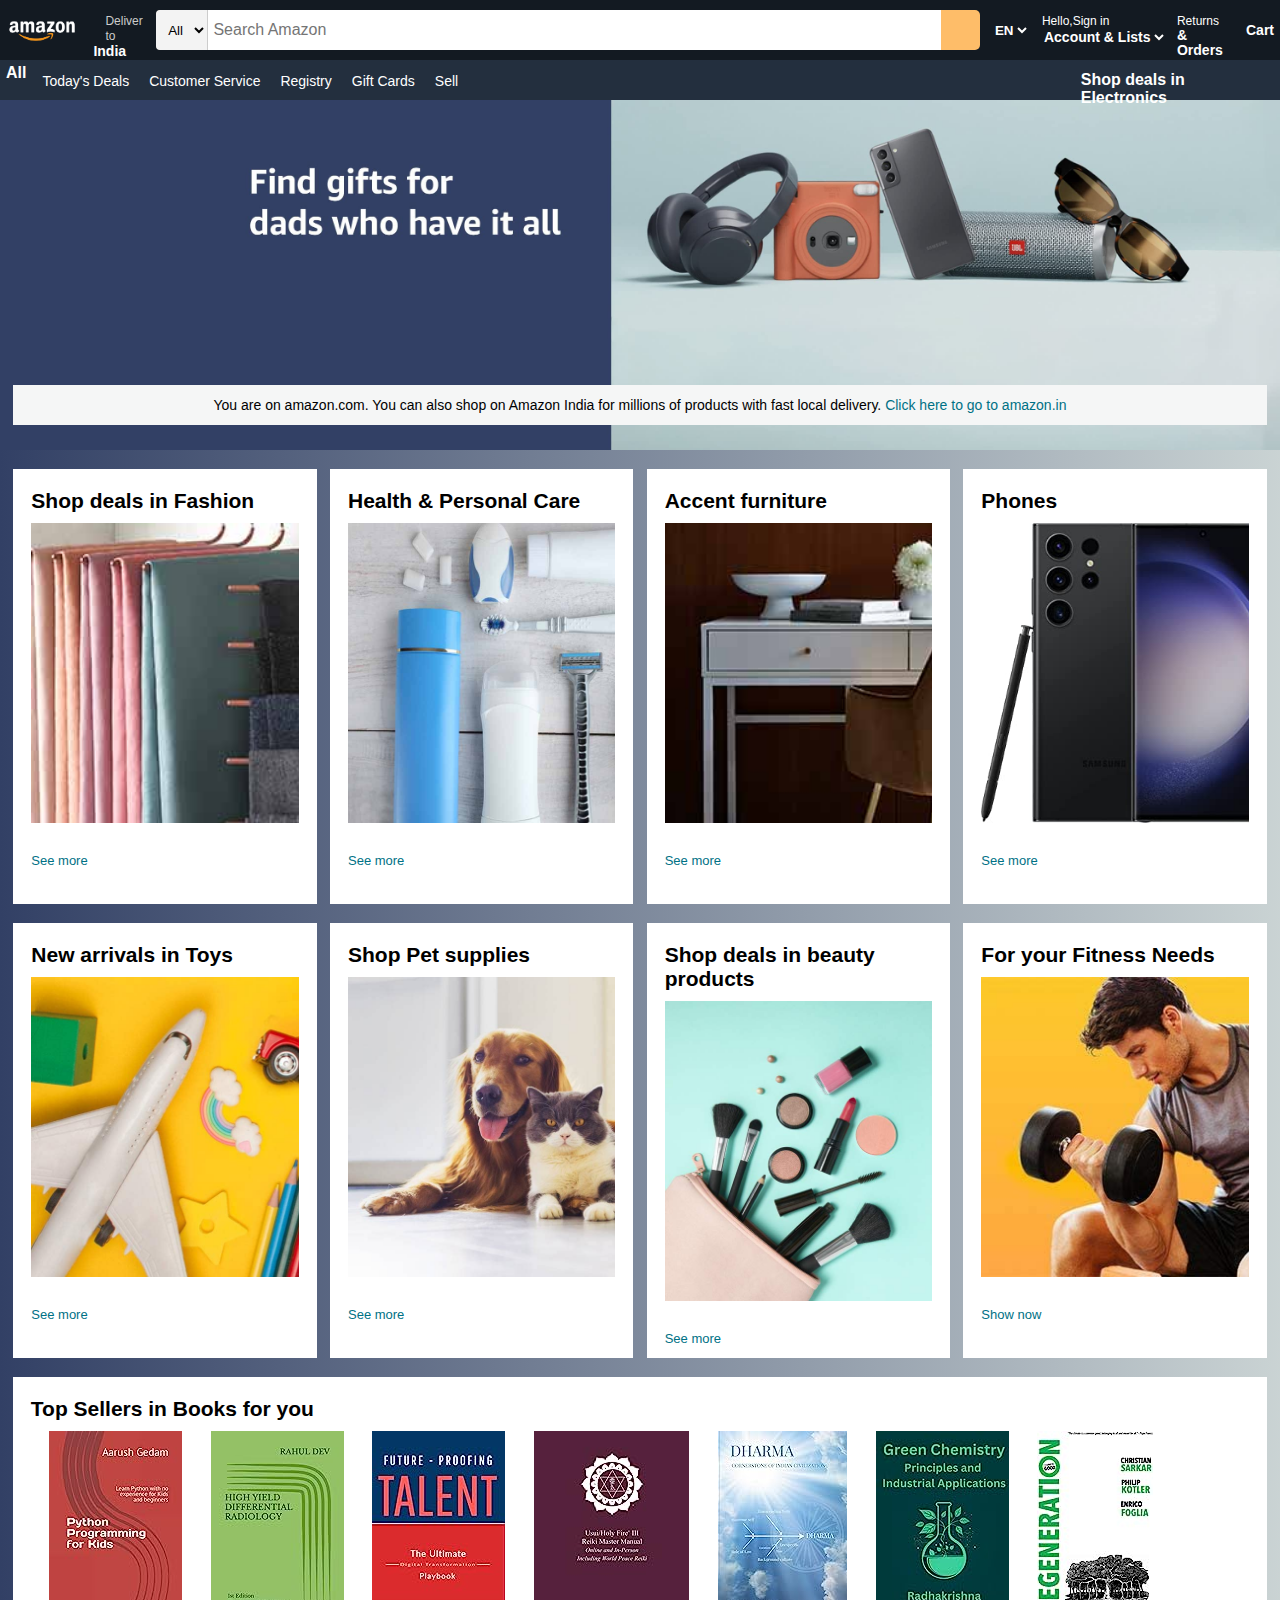
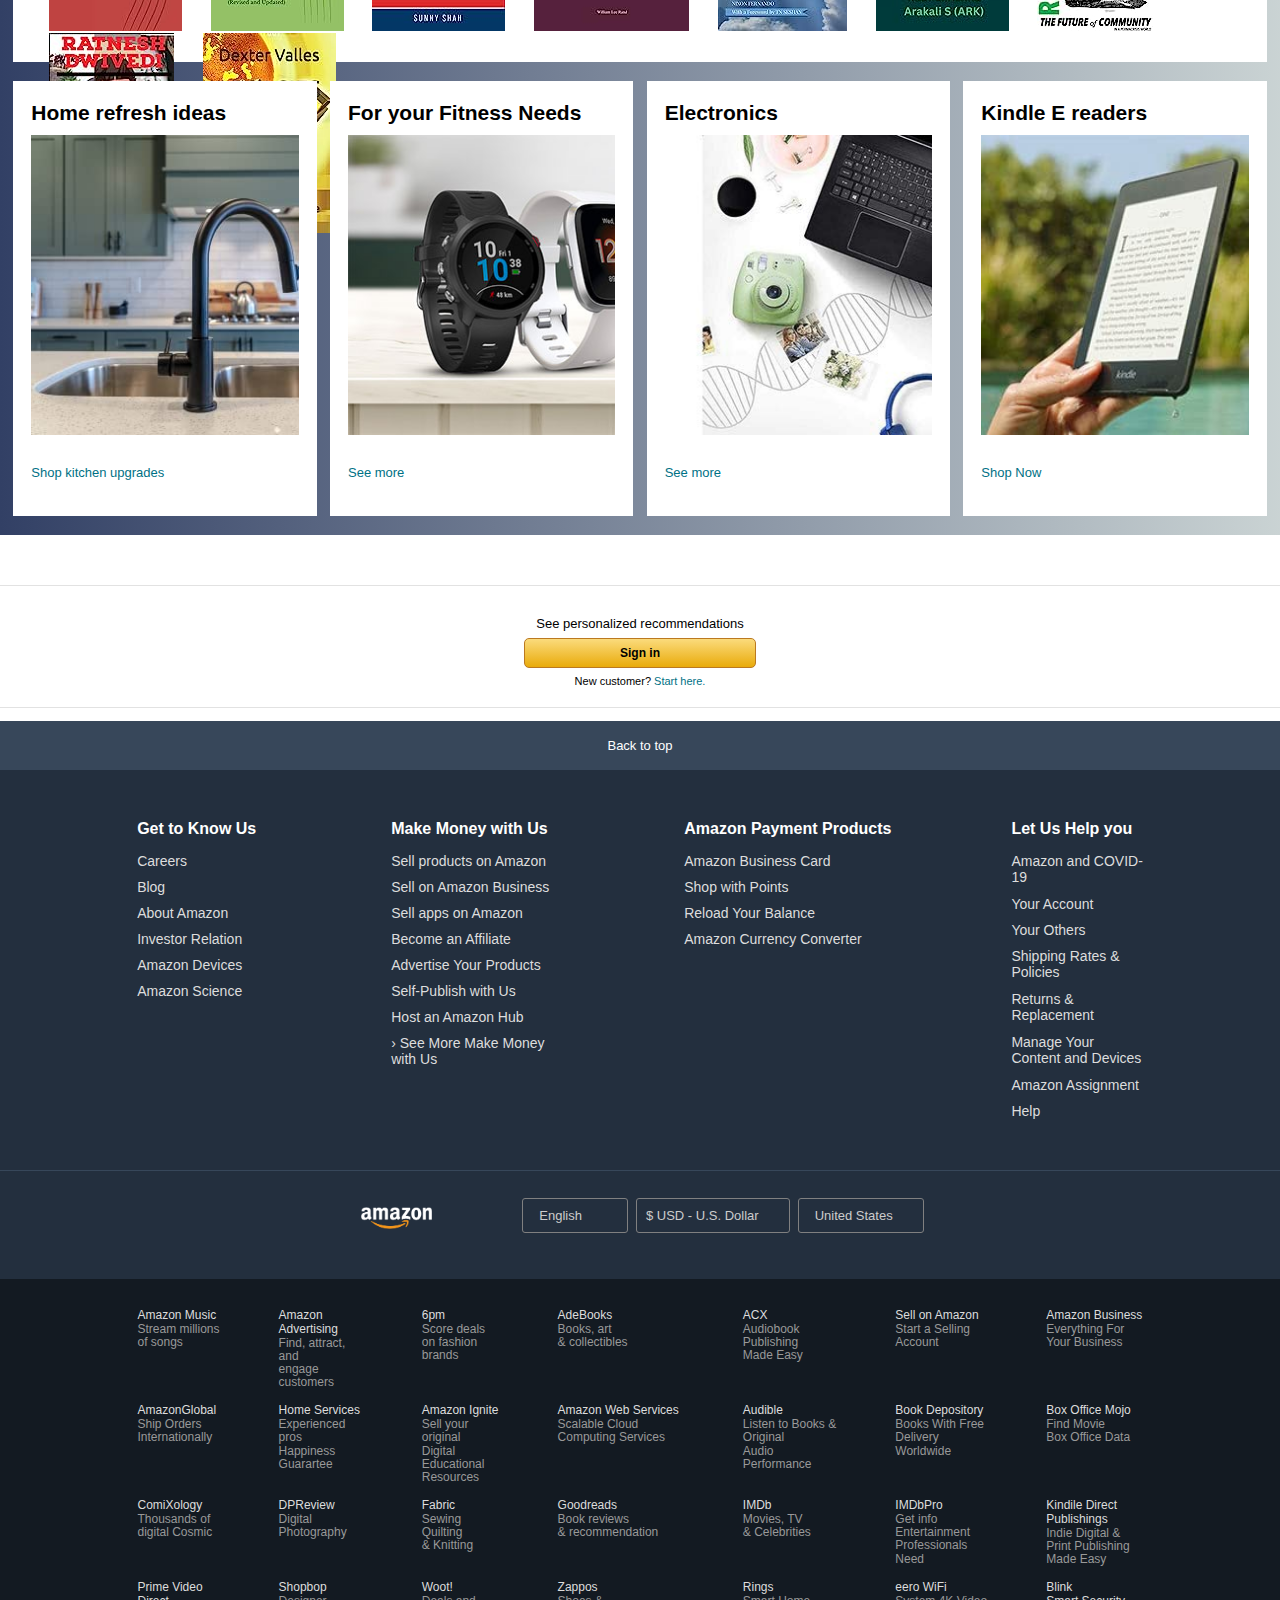
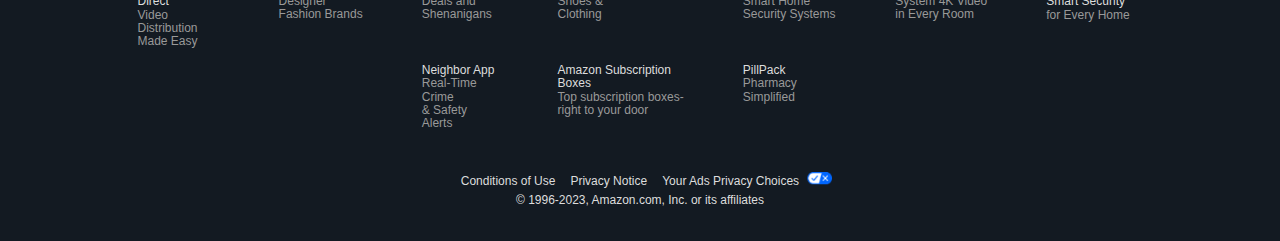
<file: Amazon_Home_page_Clone_WebPage/index.html>
<!DOCTYPE html>
<html lang="en">
<head>
    <meta charset="UTF-8">
    <meta name="viewport" content="width=device-width, initial-scale=1.0">
    <title>amazon</title>
    <link rel="stylesheet" href="https://cdnjs.cloudflare.com/ajax/libs/font-awesome/6.4.0/css/all.min.css" integrity="sha512-iecdLmaskl7CVkqkXNQ/ZH/XLlvWZOJyj7Yy7tcenmpD1ypASozpmT/E0iPtmFIB46ZmdtAc9eNBvH0H/ZpiBw==" crossorigin="anonymous" referrerpolicy="no-referrer" />
    <link rel="stylesheet" href="/Amazon_Home_page_Clone_WebPage/web_style/style.css">
</head>
<body>
    <header>
    <!--Nav section start -->
            <!-- Part one -->
        <div class="navbar">
            <div class="nav-logo border">
                <div class="logo"></div>
            </div>
            <!-- Part two -->
            <div class="nav-address border">
                <p class="address_firstLine">Deliver to</p>
                <div class="add-icon">
                    <i class="fa-solid fa-location-dot"></i>
                    <p class="address_secondLine">India</p>
                </div>
            </div>
            <!-- Part three -->
            <div class="nav-search">
                <select class="search-select">
                    <option>All</option>
                </select>
                <input placeholder="Search Amazon" class="search-input">
                <div class="search-icon">
                    <i class="fa-solid fa-magnifying-glass"></i></div>
            </div>
            <!-- Part four, five, six, seven -->
            <div class="nav-lenguage border">
                <i class="fa-solid fa-flag-usa"></i>
                <select class="navText_secondLine panel_select">
                    <option>EN</option>
                </select>
            </div>
            <div class="nav-signin border">
                <p class="navText_firstLine">Hello,Sign in</p>
                <!-- <p class="navText_secondLine"></p> -->
                <select class="navText_secondLine panel_select">
                    <option>Account & Lists</option>
                </select>
            </div>
            <div class="nav-buying border">
                <p class="navText_firstLine">Returns</p>
                <p class="navText_secondLine">& Orders</p>
            </div>
            <div class="nav-cart border">
                <i class="fa-solid fa-cart-shopping"></i>
                <p class="navText_secondLine">Cart</p>
            </div>
        </div>
        <!--Nav section end -->

        <!--Nav panel section start -->
        <div class="panel">
            <div class="panel-all border">
                <i class="fa-solid fa-bars"></i>
                <span>All</span>
            </div>
            <div class="panel-ops">
                <div class=" border"><p>Today's Deals</p></div>
                <div class=" border"><p>Customer Service</p></div>
                <div class=" border"><p>Registry</p></div>
                <div class=" border"><p>Gift Cards</p></div>
                <div class=" border"><p>Sell</p></div>
            </div>
            <div class="panel-deals border">
                <p>Shop deals in Electronics</p>
            </div>
        </div>
        <!--Nav panel section end -->
    </header>
    <main>
        <!--banner section start -->
        <div class="banner">
            <div class="banner-msg">
                <p>You are on amazon.com. You can also shop on Amazon India for millions of products with fast local delivery. <a href="https://www.amazon.in">Click here to go to amazon.in</a></p>
            </div>
        </div>
        <!--banner section end -->

        <!--Middle section start -->
        <div class="shoping">
            <div class="box1 box">
                <div class="box-content">
                    <h2>Shop deals in Fashion</h2>
                    <div class="box-img" style="background-image: url('/Amazon_Home_page_Clone_WebPage/images/box1_image.jpg');"></div>
                    <p>See more</p>
                </div>
            </div>
            <div class="box2 box">
                <div class="box-content">
                    <h2>Health & Personal Care</h2>
                    <div class="box-img" style="background-image: url('/Amazon_Home_page_Clone_WebPage/images/box2_image.jpg');"></div>
                    <p>See more</p>
                </div>
            </div>
            <div class="box4 box">
                <div class="box-content">
                    <h2>Accent furniture</h2>
                    <div class="box-img" style="background-image: url('/Amazon_Home_page_Clone_WebPage/images/box3_image.jpg');"></div>
                    <p>See more</p>
                </div>
            </div>
            <div class="box5 box">
                <div class="box-content">
                    <h2>Phones</h2>
                    <div class="box-img" style="background-image: url('/Amazon_Home_page_Clone_WebPage/images/box4_image.jpg');"></div>
                    <p>See more</p>
                </div>
            </div>
            <div class="box1 box">
                <div class="box-content">
                    <h2>New arrivals in Toys</h2>
                    <div class="box-img" style="background-image: url('/Amazon_Home_page_Clone_WebPage/images/box7_image.jpg');"></div>
                    <p>See more</p>
                </div>
            </div>
            <div class="box2 box">
                <div class="box-content">
                    <h2>Shop Pet supplies</h2>
                    <div class="box-img" style="background-image: url('/Amazon_Home_page_Clone_WebPage/images/box6_image.jpg');"></div>
                    <p>See more</p>
                </div>
            </div>
            <div class="box4 box">
                <div class="box-content">
                    <h2>Shop deals in beauty products</h2>
                    <div class="box-img" style="background-image: url('/Amazon_Home_page_Clone_WebPage/images/box5_image.jpg');"></div>
                    <p>See more</p>
                </div>
            </div>
            <div class="box5 box">
                <div class="box-content">
                    <h2>For your Fitness Needs</h2>
                    <div class="box-img" style="background-image: url('/Amazon_Home_page_Clone_WebPage/images/box8_image.jpg');"></div>
                    <p>Show now</p>
                </div>
            </div>
            <div class="longbox">
                <div class="book-content">
                    <h2>Top Sellers in Books for you</h2>
                    <div class="book-img">
                        <img src="/Amazon_Home_page_Clone_WebPage/images/book1_image.jpg" alt="book">
                        <img src="/Amazon_Home_page_Clone_WebPage/images/book2_image.jpg" alt="book">
                        <img src="/Amazon_Home_page_Clone_WebPage/images/book3_image.jpg" alt="book">
                        <img src="/Amazon_Home_page_Clone_WebPage/images/book4_image.jpg" alt="book">
                        <img src="/Amazon_Home_page_Clone_WebPage/images/book5_image.jpg" alt="book">
                        <img src="/Amazon_Home_page_Clone_WebPage/images/book6_image.jpg" alt="book">
                        <img src="/Amazon_Home_page_Clone_WebPage/images/book7_image.jpg" alt="book">
                        <img src="/Amazon_Home_page_Clone_WebPage/images/book8_image.jpg" alt="book">
                        <img src="/Amazon_Home_page_Clone_WebPage/images/book9_image.jpg" alt="book">
                    </div>
                </div>
            </div>
            <div class="box5 box">
                <div class="box-content">
                    <h2>Home refresh ideas</h2>
                    <div class="box-img" style="background-image: url('/Amazon_Home_page_Clone_WebPage/images/box9_image.jpg');"></div>
                    <p>Shop kitchen upgrades</p>
                </div>
            </div>
            <div class="box5 box">
                <div class="box-content">
                    <h2>For your Fitness Needs</h2>
                    <div class="box-img" style="background-image: url('/Amazon_Home_page_Clone_WebPage/images/box10_image.jpg');"></div>
                    <p>See more</p>
                </div>
            </div>
            <div class="box5 box">
                <div class="box-content">
                    <h2> Electronics</h2>
                    <div class="box-img" style="background-image: url('/Amazon_Home_page_Clone_WebPage/images/box11_image.jpg');"></div>
                    <p>See more</p>
                </div>
            </div>
            <div class="box5 box">
                <div class="box-content">
                    <h2>Kindle E readers</h2>
                    <div class="box-img" style="background-image: url('/Amazon_Home_page_Clone_WebPage/images/box12_image.jpg');"></div>
                    <p>Shop Now</p>
                </div>
            </div>
            <div class="endbox">
                <div class="end-content">
                    <div class="msg">
                        <span class="span1">See personalized recommendations</span> 
                    </div>
                    <div class="msg">
                        <button>Sign in</button>
                    </div>
                    <div class="msg">
                        <span class="span2">New customer? <span class="inner_span">Start here.</span></span>
                     </div>
                </div>
            </div>
        </div>
        <!--Middle section end -->
    </main>
    <footer>
        <!-- footer section1 start -->
        <div class="fop1-bg">
            <div class="foot-section1">
                <a href="index.html">Back to top</a>
            </div>
        </div>
        <!-- footer section1 end -->

        <!-- footer section2 start -->
        <div class="foot-section2">
            <div class="listpanel">
                <ul class="list lt1">
                    <p>Get to Know Us</p>
                    <a>Careers</a>
                    <a>Blog</a>
                    <a>About Amazon</a>
                    <a>Investor Relation</a>
                    <a>Amazon Devices</a>
                    <a>Amazon Science</a>
                </ul>
                <ul class="list lt2">
                    <p>Make Money with Us</p>
                    <a>Sell products on Amazon</a>
                    <a>Sell on Amazon Business</a>
                    <a>Sell apps on Amazon</a>
                    <a>Become an Affiliate</a>
                    <a>Advertise Your Products</a>
                    <a>Self-Publish with Us</a>
                    <a>Host an Amazon Hub</a>
                    <a>› See More Make Money<span class="same_ln">with Us</span></a>
                </ul>
                <ul class="list lt3">
                    <P>Amazon Payment Products</P>
                    <a>Amazon Business Card</a>
                    <a>Shop with Points</a>
                    <a>Reload Your Balance</a>
                    <a>Amazon Currency Converter</a>
                </ul>
                <ul class="list">
                    <p>Let Us Help you</p>
                    <a>Amazon and COVID- <span class="same_ln">19</span></a>
                    <a>Your Account</a>
                    <a>Your Others</a>
                    <a>Shipping Rates &<span class="same_ln">Policies</span></a>
                    <a>Returns &<span class="same_ln">Replacement</span></a>
                    <a>Manage Your <span class="same_ln">Content and Devices</span></a>
                    <a>Amazon Assignment</a>
                    <a>Help</a>
                </ul>
            </div>
        </div>
        <!-- footer section2 end -->

        <!-- footer section3 start -->
        <div class="footer-section3">
            <div class="nav-logo">
                <div class="logo"></div>
            </div>
            <div class="footer_btns">
                <button class="fbtn btn"><i class="fa-solid fa-globe"></i>English</i><i class="fa-solid fa-sort-down"></i></button>
                <button class="btn">$ USD - U.S. Dollar</button>
                <button class="btn"><i class="fa-solid fa-flag-usa"></i>United States</button>
            </div>
        </div>
        <!-- footer section3 end -->

        <!-- footer section4 start -->
        <div class="footer-section4">
            <table class="footerMoreOnAmazon">
                <tbody>
                    <tr>
                        <td class="navFooterDescItem">
                            <a href="#" class="nav_a">
                                Amazon Music
                                <br>
                                <span class="navFooterDescText">
                                    Stream millions<br>of songs
                                </span>
                            </a>
                        </td>
                        <td class="navFooterDescItem nfdi">
                            <a href="#" class="nav_a">
                                Amazon<br>Advertising
                                <span class="navFooterDescText">
                                    Find, attract,<br>and<br>engage<br>customers
                                </span>
                            </a>
                        </td>
                        <td class="navFooterDescItem nfdi">
                            <a href="#" class="nav_a">
                                6pm
                                <br>
                                <span class="navFooterDescText">
                                    Score deals<br>on fashion<br>brands
                                </span>
                            </a>
                        </td>
                        <td class="navFooterDescItem nfdi">
                            <a href="#" class="nav_a">
                                AdeBooks
                                <br>
                                <span class="navFooterDescText">
                                    Books, art
                                    <br> 
                                    & collectibles
                                </span>
                            </a>
                        </td>
                        <td class="navFooterDescItem nfdi">
                            <a href="#" class="nav_a">
                                ACX
                                <br>
                                <span class="navFooterDescText">
                                    Audiobook 
                                    <br>
                                    Publishing
                                    <br> 
                                    Made Easy
                                </span>
                            </a>
                        </td>
                        <td class="navFooterDescItem nfdi">
                            <a href="#" class="nav_a">
                                Sell on Amazon
                                <br>
                                <span class="navFooterDescText">Start a Selling<br>Account</span>
                            </a>
                        </td>
                        <td class="navFooterDescItem nfdi">
                            <a href="#" class="nav_a">
                                Amazon Business
                                <br>
                                <span class="navFooterDescText">
                                    Everything For
                                    <br> 
                                    Your Business
                                </span>
                            </a>
                        </td>
                    </tr>
                    <tr>
                        <td class="navFooterDescItem">
                            <a href="#" class="nav_a">
                                AmazonGlobal
                                <br>
                                <span class="navFooterDescText">
                                    Ship Orders<br>Internationally
                                </span>
                            </a>
                        </td>
                        <td class="navFooterDescItem nfdi">
                            <a href="#" class="nav_a">
                                Home Services
                                <span class="navFooterDescText">
                                    Experienced<br>pros<br>Happiness<br>Guarartee
                                </span>
                            </a>
                        </td>
                        <td class="navFooterDescItem nfdi">
                            <a href="#" class="nav_a">
                                Amazon Ignite
                                <br>
                                <span class="navFooterDescText">
                                    Sell your<br>original<br>Digital<br>Educational<br>Resources
                                </span>
                            </a>
                        </td>
                        <td class="navFooterDescItem nfdi">
                            <a href="#" class="nav_a">
                                Amazon Web Services
                                <br>
                                <span class="navFooterDescText">
                                    Scalable Cloud
                                    <br> 
                                    Computing Services
                                </span>
                            </a>
                        </td>
                        <td class="navFooterDescItem nfdi">
                            <a href="#" class="nav_a">
                                Audible
                                <br>
                                <span class="navFooterDescText">
                                    Listen to Books & 
                                    <br>Original<br>Audio<br>Performance
                                </span>
                            </a>
                        </td>
                        <td class="navFooterDescItem nfdi">
                            <a href="#" class="nav_a">
                                Book Depository
                                <br>
                                <span class="navFooterDescText">Books With Free<br>Delivery<br>Worldwide</span>
                            </a>
                        </td>
                        <td class="navFooterDescItem nfdi">
                            <a href="#" class="nav_a">
                                Box Office Mojo
                                <br>
                                <span class="navFooterDescText">
                                    Find Movie
                                    <br> 
                                    Box Office Data
                                </span>
                            </a>
                        </td>
                    </tr>
                    <tr>
                        <td class="navFooterDescItem">
                            <a href="#" class="nav_a">
                                ComiXology
                                <br>
                                <span class="navFooterDescText">
                                   Thousands of<br>digital Cosmic
                                </span>
                            </a>
                        </td>
                        <td class="navFooterDescItem nfdi">
                            <a href="#" class="nav_a">
                                DPReview
                                <br>
                                <span class="navFooterDescText">
                                    Digital
                                    <br> 
                                    Photography
                                </span>
                            </a>
                        </td>
                        <td class="navFooterDescItem nfdi">
                            <a href="#" class="nav_a">
                                Fabric
                                <span class="navFooterDescText">
                                    Sewing<br>Quilting<br>& Knitting
                                </span>
                            </a>
                        </td>
                        <td class="navFooterDescItem nfdi">
                            <a href="#" class="nav_a">
                                Goodreads
                                <br>
                                <span class="navFooterDescText">
                                   Book reviews<br>& recommendation
                                </span>
                            </a>
                        </td>
                        <td class="navFooterDescItem nfdi">
                            <a href="#" class="nav_a">
                                IMDb
                                <br>
                                <span class="navFooterDescText">
                                    Movies, TV
                                    <br> 
                                    & Celebrities
                                </span>
                            </a>
                        </td>
                        <td class="navFooterDescItem nfdi">
                            <a href="#" class="nav_a">
                                IMDbPro
                                <br>
                                <span class="navFooterDescText">
                                    Get info <br>Entertainment<br>Professionals<br>Need
                                </span>
                            </a>
                        </td>
                        <td class="navFooterDescItem nfdi">
                            <a href="#" class="nav_a">
                                Kindile Direct
                                <br>
                                Publishings
                                <br>
                                <span class="navFooterDescText">Indie Digital &<br>Print Publishing<br>Made Easy</span>
                            </a>
                        </td>
                    </tr>
                    <tr>
                        <td class="navFooterDescItem">
                            <a href="#" class="nav_a">
                                Prime Video
                                <br>
                                Direct
                                <br>
                                <span class="navFooterDescText">
                                   Video <br>Distribution <br> Made Easy
                                </span>
                            </a>
                        </td>
                        <td class="navFooterDescItem nfdi">
                            <a href="#" class="nav_a">
                                Shopbop
                                <br>
                                <span class="navFooterDescText">
                                    Designer<br>Fashion Brands
                                </span>
                            </a>
                        </td>
                        <td class="navFooterDescItem nfdi">
                            <a href="#" class="nav_a">
                                Woot!
                                <span class="navFooterDescText">
                                    Deals and<br>Shenanigans
                                </span>
                            </a>
                        </td>
                        <td class="navFooterDescItem nfdi">
                            <a href="#" class="nav_a">
                                Zappos
                                <br>
                                <span class="navFooterDescText">
                                   Shoes &<br>Clothing
                                </span>
                            </a>
                        </td>
                        <td class="navFooterDescItem nfdi">
                            <a href="#" class="nav_a">
                                Rings
                                <br>
                                <span class="navFooterDescText">
                                    Smart Home
                                    <br> 
                                    Security Systems
                                </span>
                            </a>
                        </td>
                        <td class="navFooterDescItem nfdi">
                            <a href="#" class="nav_a">
                                eero WiFi
                                <br>
                                <span class="navFooterDescText">
                                    System 4K Video <br>in Every Room
                                </span>
                            </a>
                        </td>
                        <td class="navFooterDescItem nfdi">
                            <a href="#" class="nav_a">
                                Blink
                                <br>
                                Smart Security
                                <br>
                                <span class="navFooterDescText">for Every Home</span>
                            </a>
                        </td>
                    </tr>
                    <tr>
                        <td class="navFooterDescItem"></td>
                        <td class="navFooterDescItem nfdi"></td>
                        <td class="navFooterDescItem nfdi">
                            <a href="#" class="nav_a">
                                Neighbor App
                                <span class="navFooterDescText">
                                    Real-Time<br>Crime <br>& Safety <br>Alerts
                                </span>
                            </a>
                        </td>
                        <td class="navFooterDescItem nfdi">
                            <a href="#" class="nav_a">
                                Amazon Subscription<br>Boxes
                                <br>
                                <span class="navFooterDescText">
                                   Top subscription boxes-<br>right to your door
                                </span>
                            </a>
                        </td>
                        <td class="navFooterDescItem nfdi">
                            <a href="#" class="nav_a">
                                PillPack
                                <br>
                                <span class="navFooterDescText">
                                    Pharmacy
                                    <br> 
                                    Simplified
                                </span>
                            </a>
                        </td>
                        <td class="navFooterDescItem nfdi"></td>
                        <td class="navFooterDescItem nfdi"></td>
                    </tr>
                </tbody>
            </table>
        </div>
        <div class="footer-section5">
            <div class="firstMsg">
                <a href="#">Conditions of Use</a><a href="#">Privacy Notice</a><a href="#">Your Ads Privacy Choices</a><img src="/Amazon_Home_page_Clone_WebPage/images/footerImg.png" alt="">
            </div>
            <div class="secondMsg">
                <span>© 1996-2023, Amazon.com, Inc. or its affiliates</span>
            </div>
        </div>
        <!-- footer section4 end -->
    </footer>
</body>
</html>
</file>
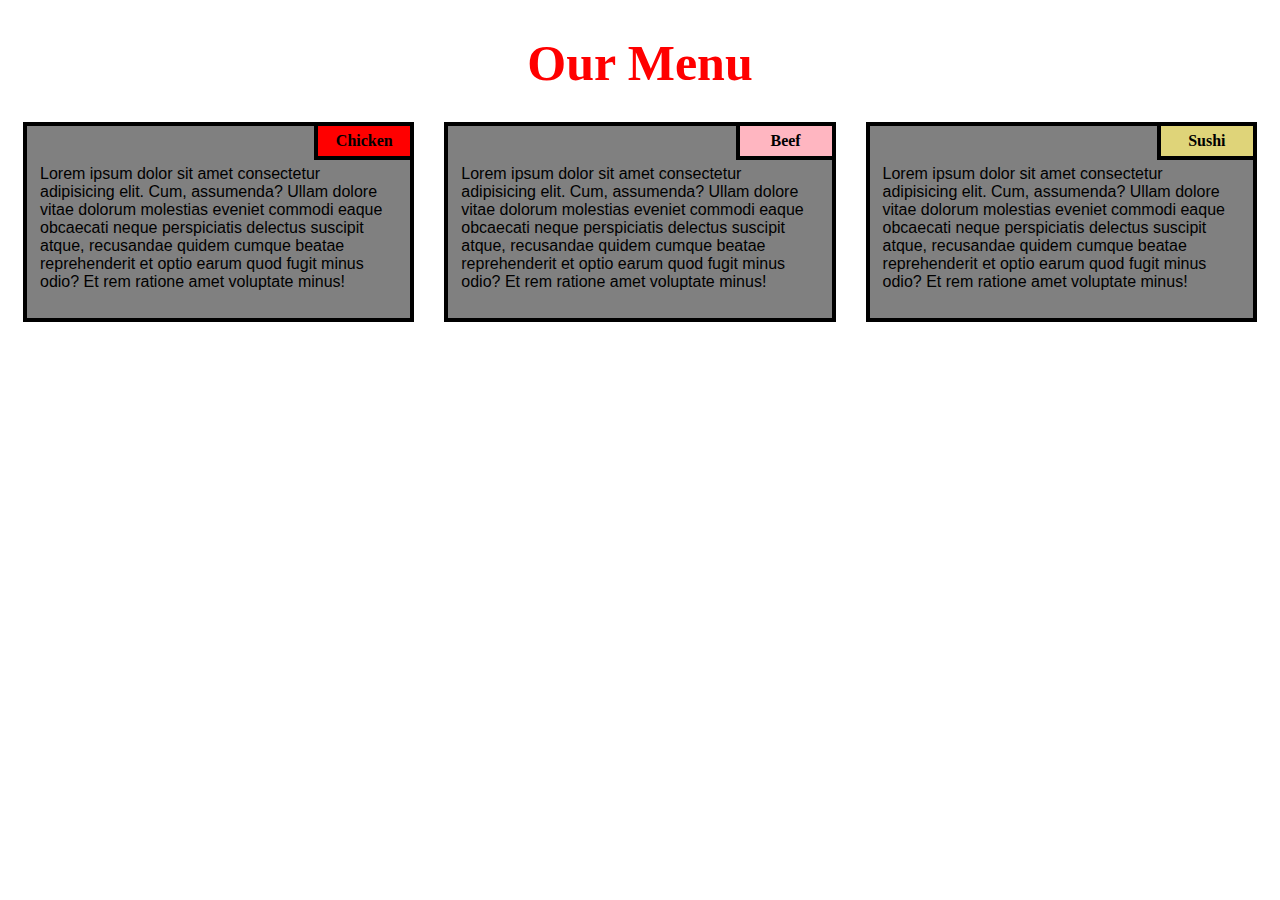
<file: module2/index.html>
<!DOCTYPE html>
<html>

<head>
    <meta charset="utf-8">
    <title>module2-solution</title>
</head>
<link rel="stylesheet" type="text/css" href="/module2/style.css">

<body>
    <h1>Our Menu</h1>
    <section class="column-lg-4 column-md-6 column-sm-12">
        <div>
            <p class="subtitle sub1">Chicken</p>
            <p class="content">Lorem ipsum dolor sit amet consectetur adipisicing elit. Cum, assumenda? Ullam dolore vitae dolorum molestias eveniet commodi eaque obcaecati neque perspiciatis delectus suscipit atque, recusandae quidem cumque beatae reprehenderit et optio earum quod fugit minus odio? Et rem ratione amet voluptate minus!
            </p>
        </div>
    </section>
    <section class="column-lg-4 column-md-6 column-sm-12">
        <div>
            <p class="subtitle sub2">Beef</p>
            <p class="content">Lorem ipsum dolor sit amet consectetur adipisicing elit. Cum, assumenda? Ullam dolore vitae dolorum molestias eveniet commodi eaque obcaecati neque perspiciatis delectus suscipit atque, recusandae quidem cumque beatae reprehenderit et optio earum quod fugit minus odio? Et rem ratione amet voluptate minus!
            </p>
        </div>
    </section>
    <section class="column-lg-4 column-md-12 column-sm-12">
        <div>
            <p class="subtitle sub3">Sushi</p>
            <p class="content">Lorem ipsum dolor sit amet consectetur adipisicing elit. Cum, assumenda? Ullam dolore vitae dolorum molestias eveniet commodi eaque obcaecati neque perspiciatis delectus suscipit atque, recusandae quidem cumque beatae reprehenderit et optio earum quod fugit minus odio? Et rem ratione amet voluptate minus!
            </p>
        </div>
    </section>
</body>

</html>
</file>
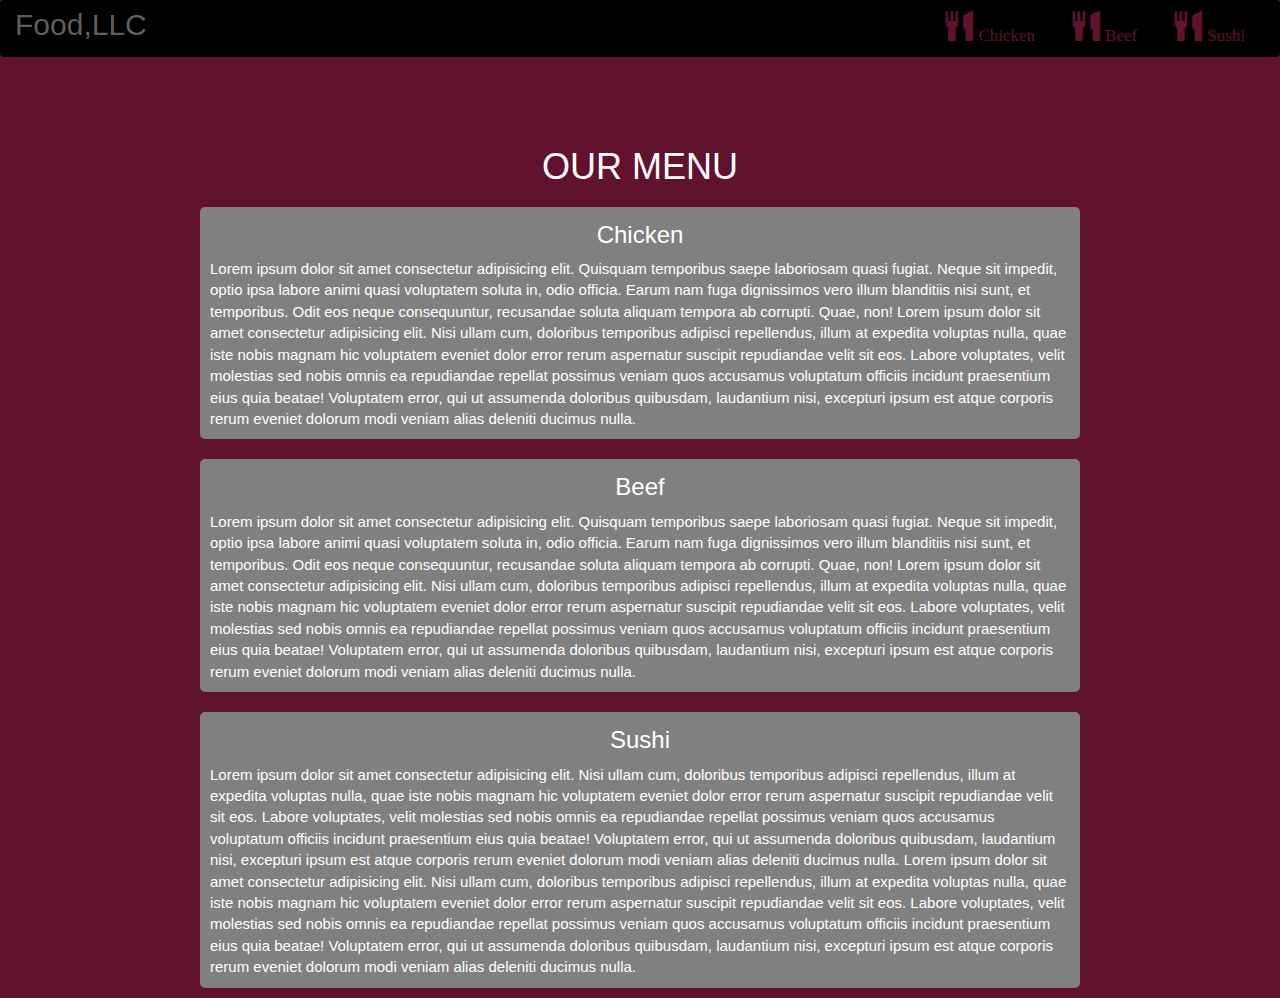
<file: module3/index.html>
<!DOCTYPE html>
<html lang="en">
<head>
  <title>Module 3 assignment</title>
  <meta charset="utf-8">
  <meta name="viewport" content="width=device-width, initial-scale=1">
  <link rel="stylesheet" href="https://maxcdn.bootstrapcdn.com/bootstrap/3.4.1/css/bootstrap.min.css">
  <link rel="stylesheet" href="https://fonts.googleapis.com/css2?family=Roboto:wght@100&display=swap">
  <link rel="stylesheet" type="text/css" href="/module3/style.css">
</head>
<body>
<!-- Navbar section -->
<nav class="navbar navbar-default">
  <div class="container-fluid">
    <div class="navbar-header">
      <button type="button" class="navbar-toggle collapsed" data-toggle="collapse" data-target="#Small_navbar">
        <span class="sr-only">Toggle navigation</span>
        <span class="glyphicon glyphicon-list"></span>
      </button>
      <a class="navbar-brand" href="#">Food,LLC</a>
    </div>
    <div class="collapse navbar-collapse" id="Small_navbar">
      <ul class="nav navbar-nav navbar-right">
        <li><a href="#" class="glyphicon glyphicon-cutlery"><span>Chicken</span></a></li>
        <li><a href="#" class="glyphicon glyphicon-cutlery"><span>Beef</span></a></li>
        <li><a href="#" class="glyphicon glyphicon-cutlery"><span>Sushi</span></a></li>
      </ul>
    </div>
  </div>
</nav>
<!-- Navbar section end-->

<!-- middle section -->
<div class="middle_part" class="container">
  <div class="row">
    <div class="col-md-12 col-sm-12 col-xs-12">
    <h1>Our Menu</h1>
      <section>
        <h3 class="item1">Chicken</h3>
        <p>
        Lorem ipsum dolor sit amet consectetur adipisicing elit. Quisquam temporibus saepe laboriosam quasi fugiat. Neque sit impedit, optio ipsa labore animi quasi voluptatem soluta in, odio officia. Earum nam fuga dignissimos vero illum blanditiis nisi sunt, et temporibus. Odit eos neque consequuntur, recusandae soluta aliquam tempora ab corrupti. Quae, non!
        Lorem ipsum dolor sit amet consectetur adipisicing elit. Nisi ullam cum, doloribus temporibus adipisci repellendus, illum at expedita voluptas nulla, quae iste nobis magnam hic voluptatem eveniet dolor error rerum aspernatur suscipit repudiandae velit sit eos. Labore voluptates, velit molestias sed nobis omnis ea repudiandae repellat possimus veniam quos accusamus voluptatum officiis incidunt praesentium eius quia beatae! Voluptatem error, qui ut assumenda doloribus quibusdam, laudantium nisi, excepturi ipsum est atque corporis rerum eveniet dolorum modi veniam alias deleniti ducimus nulla.
        </p>
      </section>
      <section>
        <h3 class="item2">Beef</h3>
        <p>
        Lorem ipsum dolor sit amet consectetur adipisicing elit. Quisquam temporibus saepe laboriosam quasi fugiat. Neque sit impedit, optio ipsa labore animi quasi voluptatem soluta in, odio officia. Earum nam fuga dignissimos vero illum blanditiis nisi sunt, et temporibus. Odit eos neque consequuntur, recusandae soluta aliquam tempora ab corrupti. Quae, non!
        Lorem ipsum dolor sit amet consectetur adipisicing elit. Nisi ullam cum, doloribus temporibus adipisci repellendus, illum at expedita voluptas nulla, quae iste nobis magnam hic voluptatem eveniet dolor error rerum aspernatur suscipit repudiandae velit sit eos. Labore voluptates, velit molestias sed nobis omnis ea repudiandae repellat possimus veniam quos accusamus voluptatum officiis incidunt praesentium eius quia beatae! Voluptatem error, qui ut assumenda doloribus quibusdam, laudantium nisi, excepturi ipsum est atque corporis rerum eveniet dolorum modi veniam alias deleniti ducimus nulla.
        </p>
      </section>
      <section>
        <h3 class="item3">Sushi</h3>
        <p>
        Lorem ipsum dolor sit amet consectetur adipisicing elit. Nisi ullam cum, doloribus temporibus adipisci repellendus, illum at expedita voluptas nulla, quae iste nobis magnam hic voluptatem eveniet dolor error rerum aspernatur suscipit repudiandae velit sit eos. Labore voluptates, velit molestias sed nobis omnis ea repudiandae repellat possimus veniam quos accusamus voluptatum officiis incidunt praesentium eius quia beatae! Voluptatem error, qui ut assumenda doloribus quibusdam, laudantium nisi, excepturi ipsum est atque corporis rerum eveniet dolorum modi veniam alias deleniti ducimus nulla.
        Lorem ipsum dolor sit amet consectetur adipisicing elit. Nisi ullam cum, doloribus temporibus adipisci repellendus, illum at expedita voluptas nulla, quae iste nobis magnam hic voluptatem eveniet dolor error rerum aspernatur suscipit repudiandae velit sit eos. Labore voluptates, velit molestias sed nobis omnis ea repudiandae repellat possimus veniam quos accusamus voluptatum officiis incidunt praesentium eius quia beatae! Voluptatem error, qui ut assumenda doloribus quibusdam, laudantium nisi, excepturi ipsum est atque corporis rerum eveniet dolorum modi veniam alias deleniti ducimus nulla.
        </p>
      </section>
    </div>
  </div>
</div>
<!-- middle section end-->
  <script src="https://ajax.googleapis.com/ajax/libs/jquery/3.5.1/jquery.min.js"></script>
  <script src="https://maxcdn.bootstrapcdn.com/bootstrap/3.4.1/js/bootstrap.min.js"></script>
</body>
</html>
</file>
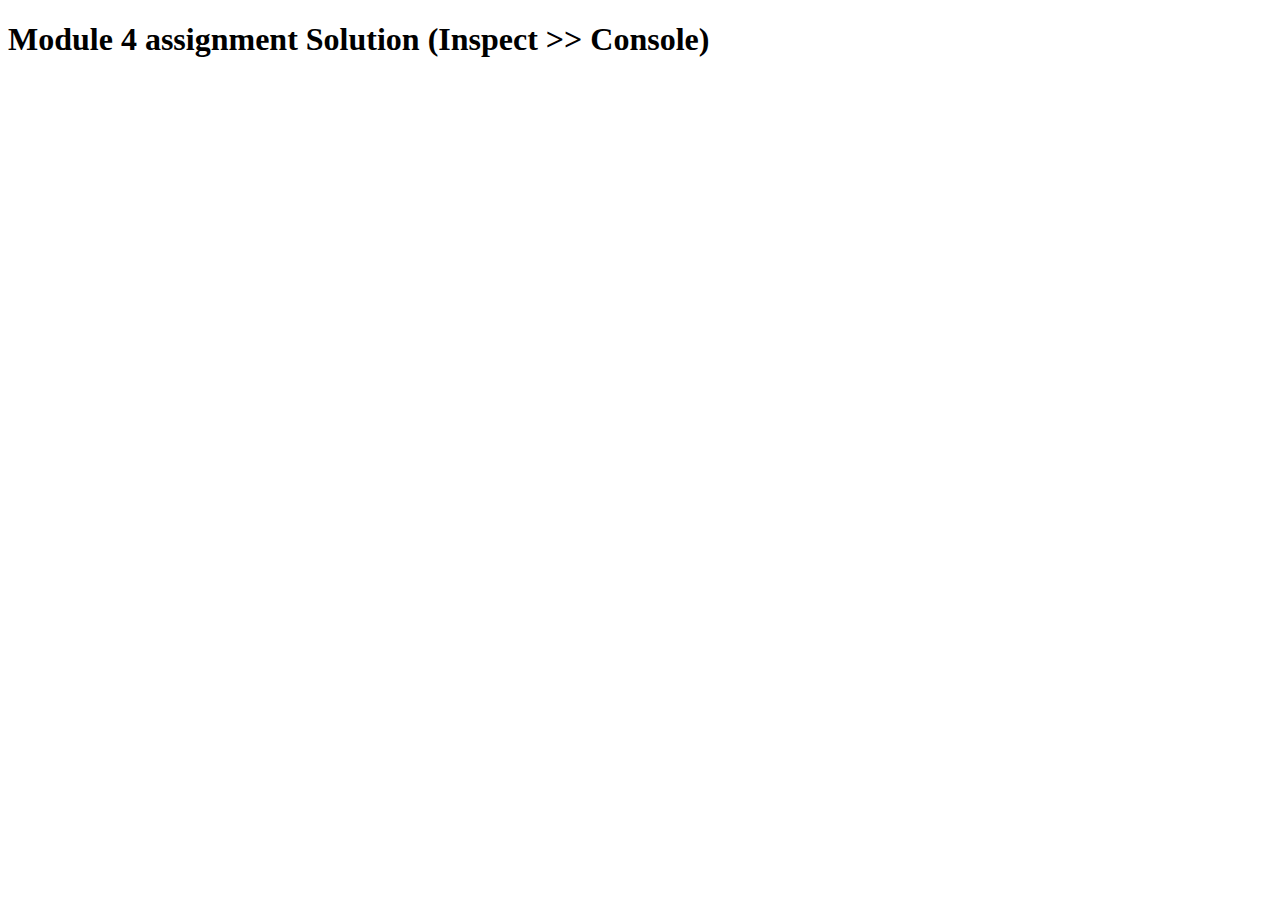
<file: module4/index.html>
<!DOCTYPE html>
<html lang="en">
<head>
    <meta charset="UTF-8">
    <meta name="viewport" content="width=device-width, initial-scale=1.0">
    <title>Module 4 assignment</title>
</head>
<body>
    <h1>Module 4 assignment Solution (Inspect >> Console)</h1>
    <script src="../module4/Module4.js"></script>
</body>
</html>
</file>
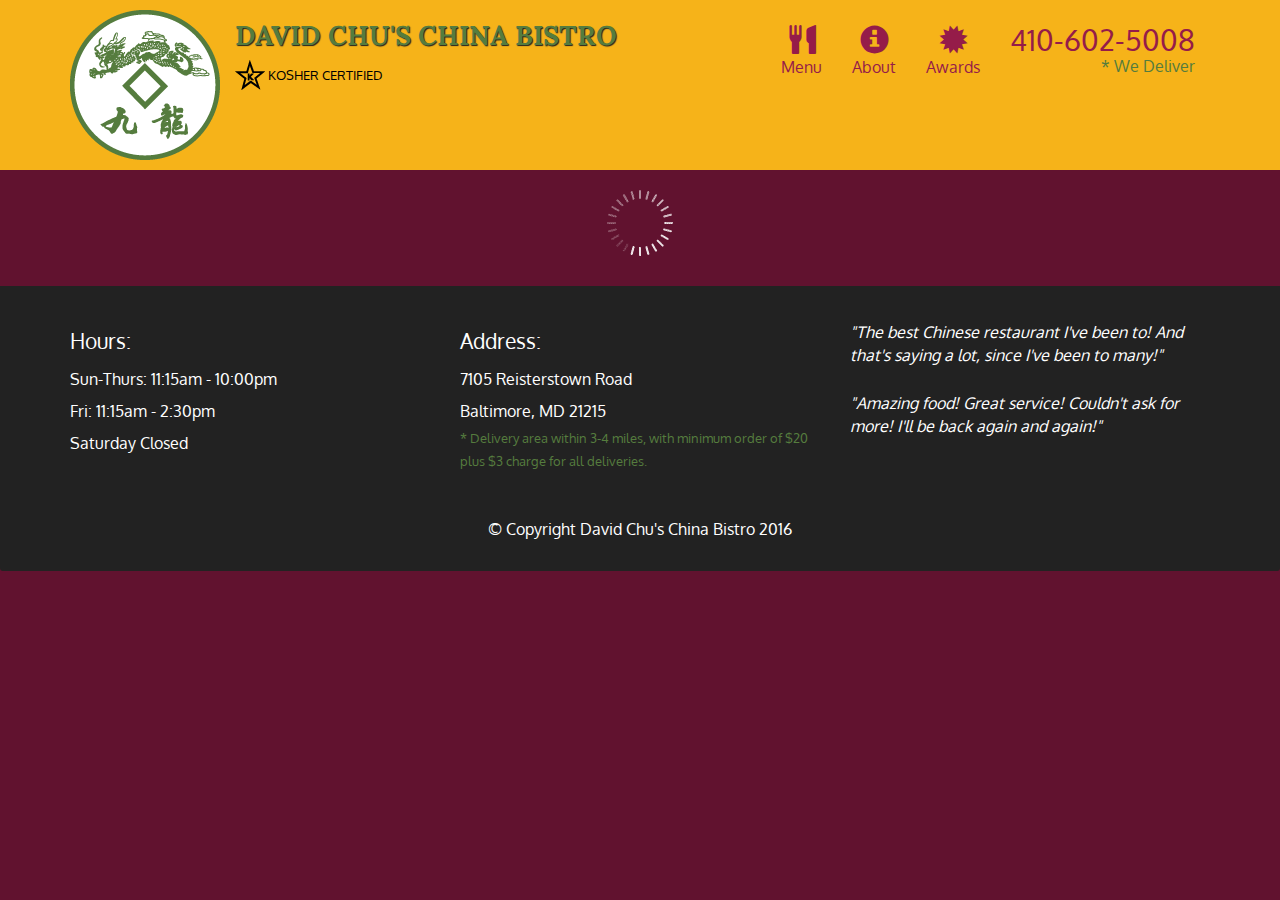
<file: module5/index.html>
<!doctype html>
<html lang="en">
  <head>
    <meta charset="utf-8">
    <meta http-equiv="X-UA-Compatible" content="IE=edge">
    <meta name="viewport" content="width=device-width, initial-scale=1">
    <title>David Chu's China Bistro</title>
    <link rel="stylesheet" href="css/bootstrap.min.css">
    <link rel="stylesheet" href="css/styles.css">
    <link href='https://fonts.googleapis.com/css?family=Oxygen:400,300,700' rel='stylesheet' type='text/css'>
    <link href='https://fonts.googleapis.com/css?family=Lora' rel='stylesheet' type='text/css'>
  </head>
<body>
  <header>
    <nav id="header-nav" class="navbar navbar-default">
      <div class="container">
        <div class="navbar-header">
          <a href="index.html" class="pull-left visible-md visible-lg">
            <div id="logo-img" alt="Logo image"></div>
          </a>

          <div class="navbar-brand">
            <a href="index.html"><h1>David Chu's China Bistro</h1></a>
            <p>
              <img src="images/star-k-logo.png" alt="Kosher certification">
              <span>Kosher Certified</span>
            </p>
          </div>

          <button id="navbarToggle" type="button" class="navbar-toggle collapsed" data-toggle="collapse" data-target="#collapsable-nav" aria-expanded="false">
            <span class="sr-only">Toggle navigation</span>
            <span class="icon-bar"></span>
            <span class="icon-bar"></span>
            <span class="icon-bar"></span>
          </button>
        </div>
        
        <div id="collapsable-nav" class="collapse navbar-collapse">
           <ul id="nav-list" class="nav navbar-nav navbar-right">
            <li id="navHomeButton" class="visible-xs active">
              <a href="index.html">
                <span class="glyphicon glyphicon-home"></span> Home</a>
            </li>
            <li id="navMenuButton">
              <a href="#" onclick="$dc.loadMenuCategories();">
                <span class="glyphicon glyphicon-cutlery"></span><br class="hidden-xs"> Menu</a>
            </li>
            <li>
              <a href="#">
                <span class="glyphicon glyphicon-info-sign"></span><br class="hidden-xs"> About</a>
            </li>
            <li>
              <a href="#">
                <span class="glyphicon glyphicon-certificate"></span><br class="hidden-xs"> Awards</a>
            </li>
            <li id="phone" class="hidden-xs">
              <a href="tel:410-602-5008">
                <span>410-602-5008</span></a><div>* We Deliver</div>
            </li>
          </ul><!-- #nav-list -->
        </div><!-- .collapse .navbar-collapse -->
      </div><!-- .container -->
    </nav><!-- #header-nav -->
  </header>

  <div id="call-btn" class="visible-xs">
    <a class="btn" href="tel:410-602-5008">
    <span class="glyphicon glyphicon-earphone"></span>
    410-602-5008
    </a>
  </div>
  <div id="xs-deliver" class="text-center visible-xs">* We Deliver</div>

  <div id="main-content" class="container"></div>

  <footer class="panel-footer">
    <div class="container">
      <div class="row">
        <section id="hours" class="col-sm-4">
          <span>Hours:</span><br>
          Sun-Thurs: 11:15am - 10:00pm<br>
          Fri: 11:15am - 2:30pm<br>
          Saturday Closed
          <hr class="visible-xs">
        </section>
        <section id="address" class="col-sm-4">
          <span>Address:</span><br>
          7105 Reisterstown Road<br>
          Baltimore, MD 21215
          <p>* Delivery area within 3-4 miles, with minimum order of $20 plus $3 charge for all deliveries.</p>
          <hr class="visible-xs">
        </section>
        <section id="testimonials" class="col-sm-4">
          <p>"The best Chinese restaurant I've been to! And that's saying a lot, since I've been to many!"</p>
          <p>"Amazing food! Great service! Couldn't ask for more! I'll be back again and again!"</p>
        </section>
      </div>
      <div class="text-center">&copy; Copyright David Chu's China Bistro 2016</div>
    </div>
  </footer>

  <!-- jQuery (Bootstrap JS plugins depend on it) -->
  <script src="js/jquery-2.1.4.min.js"></script>
  <script src="js/bootstrap.min.js"></script>
  <script src="js/ajax-utils.js"></script>
  <script src="js/script.js"></script>
</body>
</html>
</file>
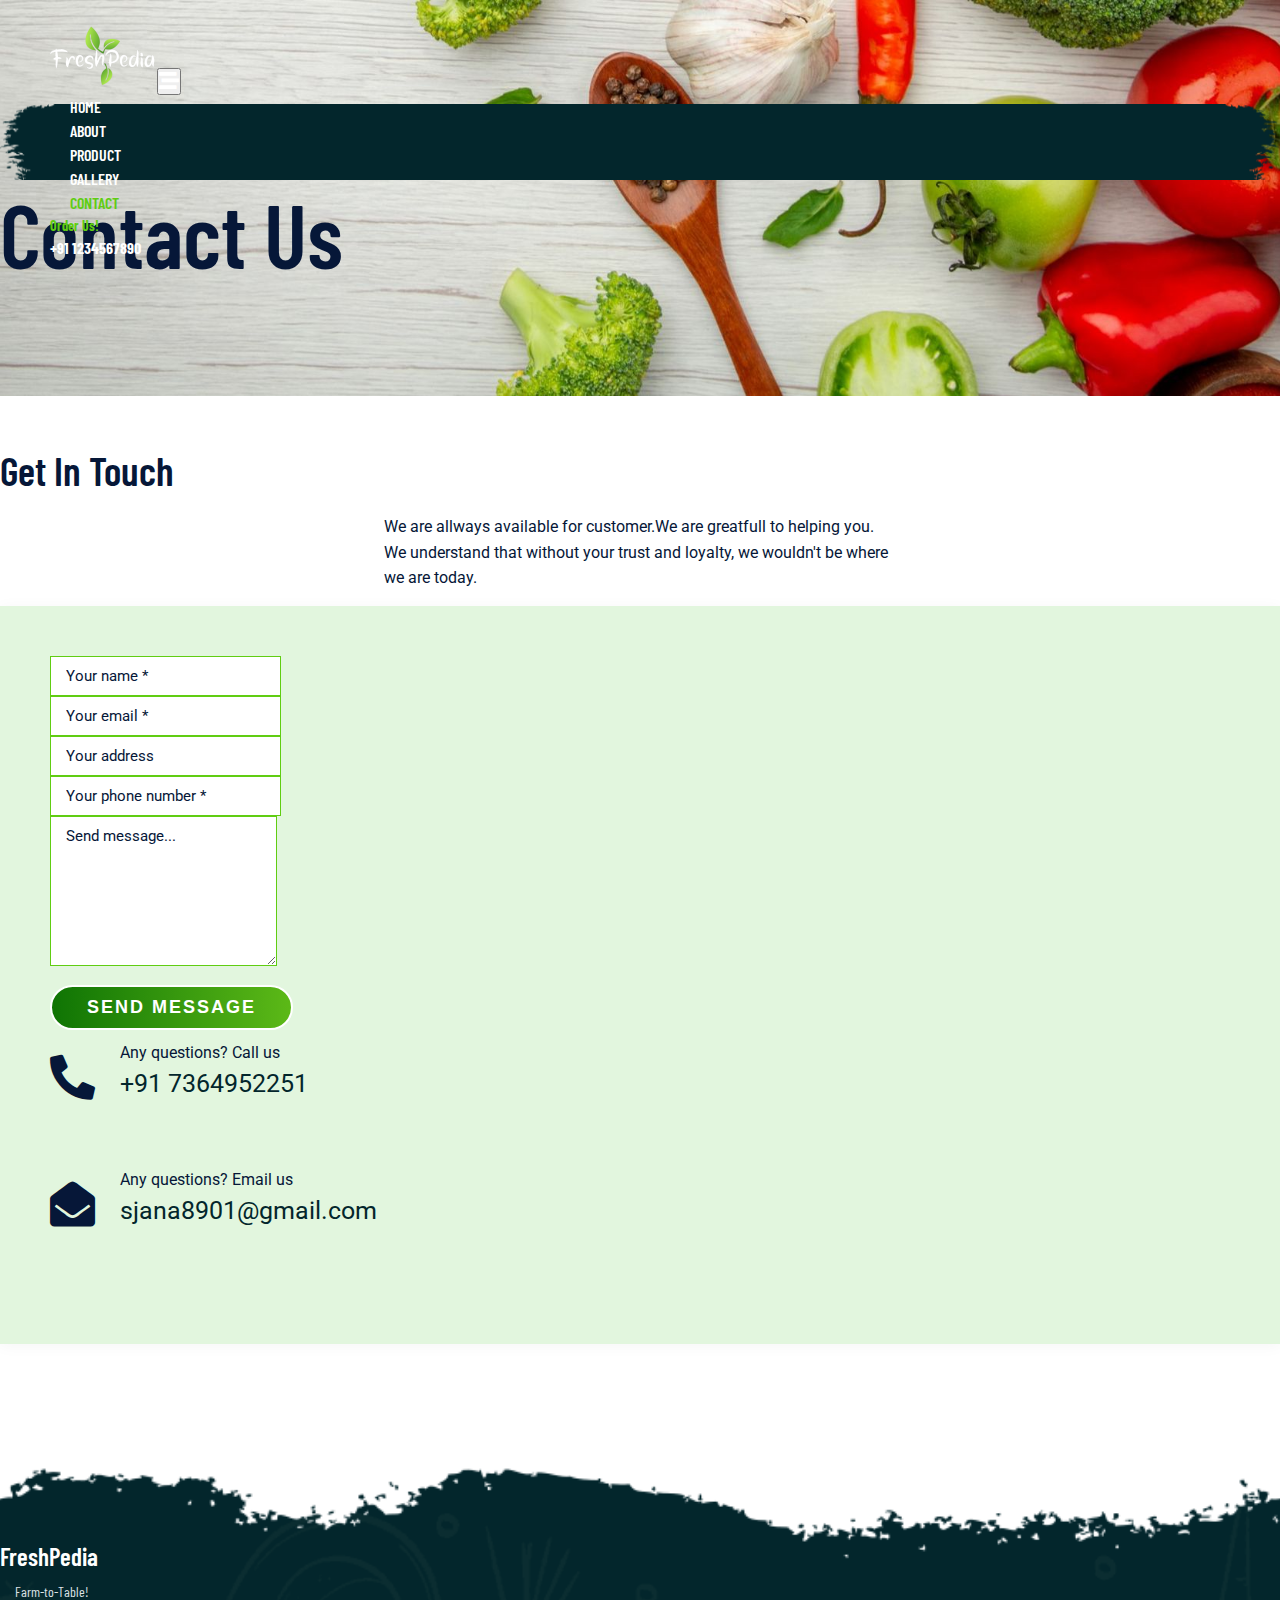
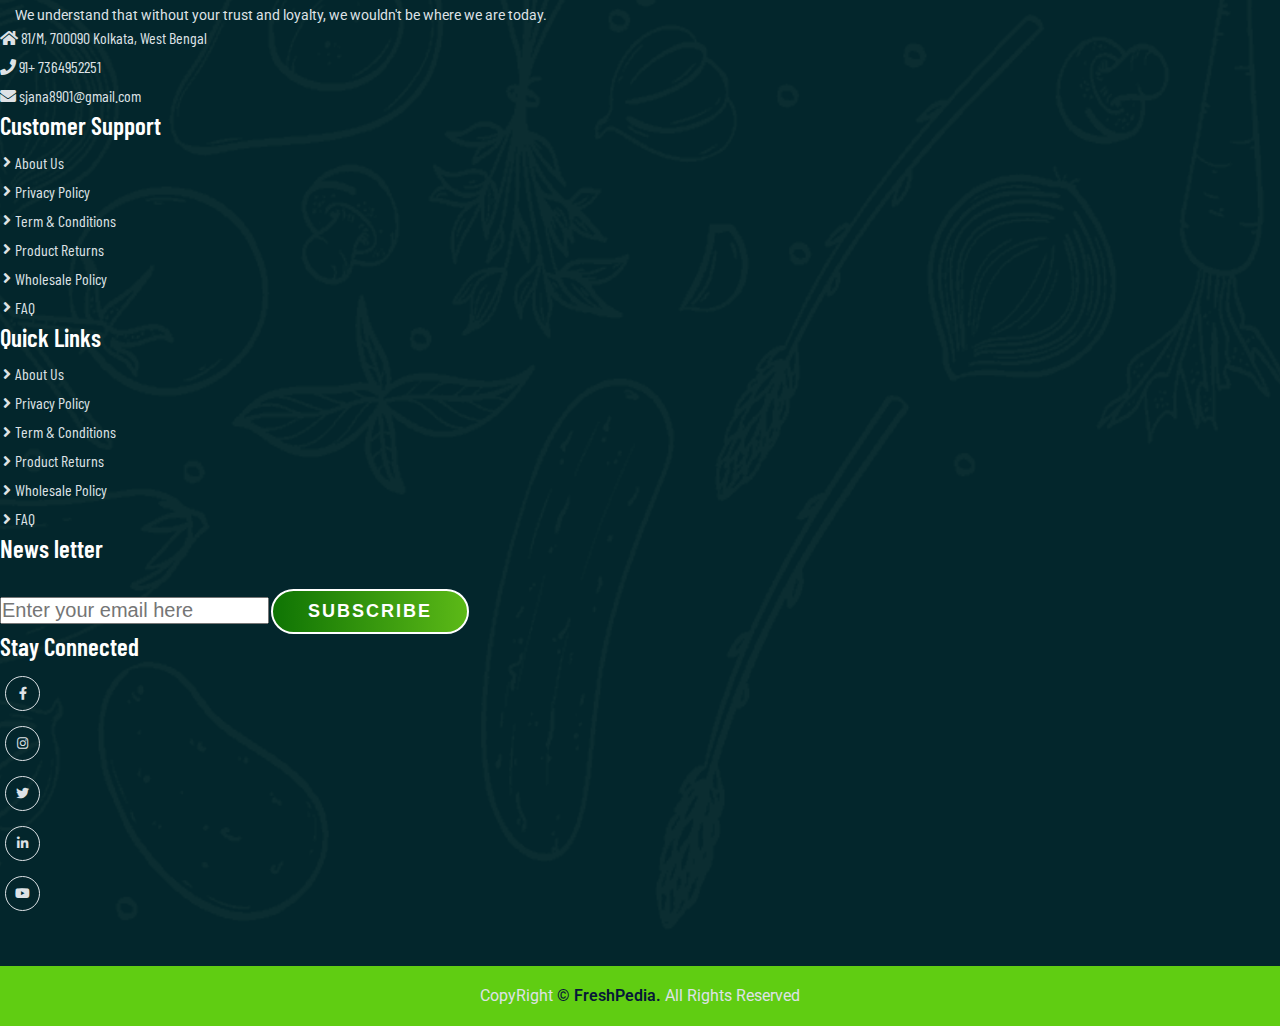
<file: FreshPedia_Webpage/contact.html>
<!DOCTYPE html>
<html lang="en">
<head>
    <meta charset="UTF-8">
    <meta http-equiv="X-UA-Compatible" content="IE=edge">
    <meta name="viewport" content="width=device-width, initial-scale=1.0">
    <title>FreshPedia</title>

    <!--Lightbox Pupup for Gallery section -->
    <link rel="stylesheet" href="/FreshPedia_Webpage/LightBox(css&js)/lightbox.css">
    <!--Bootstrap 5 CDN-->
    <link href="https://cdn.jsdelivr.net/npm/bootstrap@5.1.3/dist/css/bootstrap.min.css" rel="stylesheet" integrity="sha384-1BmE4kWBq78iYhFldvKuhfTAU6auU8tT94WrHftjDbrCEXSU1oBoqyl2QvZ6jIW3" crossorigin="anonymous">
    <!--Font Awesome 5 CDN-->
    <link rel="stylesheet" href="https://cdnjs.cloudflare.com/ajax/libs/font-awesome/5.15.4/css/all.min.css" integrity="sha512-1ycn6IcaQQ40/MKBW2W4Rhis/DbILU74C1vSrLJxCq57o941Ym01SwNsOMqvEBFlcgUa6xLiPY/NS5R+E6ztJQ==" crossorigin="anonymous" referrerpolicy="no-referrer" />
    <!--Style css-->
    <link rel="stylesheet" href="/FreshPedia_Webpage/Main(css&js)/style.css">
    <link rel="stylesheet" href="/FreshPedia_Webpage/Main(css&js)/responsive-style.css">
  </head>
  <body class="contact">
    <!--Navbar section start-->
    <header id="full_nav">
        <div class="header">
            <div class="container">
                <nav class="navbar navbar-expand-lg">
                      <a class="navbar-brand" href="#">
                        <img src="/FreshPedia_Webpage/images/logo.png" alt="logo">
                      </a>
                      <button class="navbar-toggler" type="button" data-bs-toggle="collapse" data-bs-target="#navbarNav" aria-controls="navbarNav" aria-expanded="false" aria-label="Toggle navigation">
                        <!-- <span class="navbar-toggler-icon"></span> -->
                        <i class='fas fa-stream navbar-toggler-icon'></i>
                      </button>
                      <div class="collapse navbar-collapse" id="navbarNav">
                        <ul class="navbar-nav mx-auto">
                          <li class="nav-item"><a class="nav-link" aria-current="page" href="index.html">Home</a></li>
                          <li class="nav-item"><a class="nav-link" href="about.html">About</a></li>
                          <li class="nav-item"><a class="nav-link" href="product.html">Product</a></li>
                          <li class="nav-item"><a class="nav-link" href="gallery.html">Gallery</a></li>
                          <li class="nav-item"><a class="nav-link active" href="contact.html">Contact</a></li>
                        </ul>
                        <div class="header_right">
                            <div class="text-lg-end">
                              <span>Order Us!</span>
                              <span class="phone_no">+91 1234567890</span>
                            </div>
                        </div>
                      </div>
                  </nav>
            </div>
        </div>
    </header>
    <!--Navbar section end-->

    <!--Banner section start-->
    <section class="banner_section">
        <div class="container">
            <div class="banner-content">
                <h1>Contact Us</h1>
            </div>
        </div>
    </section>
    <!--Banner section end--> 

    <!--contact section start-->
    <section class="contact_section">
        <div class="container">
            <div class="row justify-content-center">
                <div class="col-12 text-center pb-5">
                    <h2 class="section-title">Get in Touch</h2>
                    <p class="section-subtitle">We are allways available for customer.We are greatfull to helping you.
                    We understand that without your trust and loyalty, we wouldn't be where we are today.</p>
                </div>
                <div class="col-12 contact-form">
                  <div class="row">
                    <div class="col-lg-7 mb-5">
                      <div class="row g-3">
                        <div class="col-md-6 mb-4">
                          <input type="text" class="form-control" placeholder="Your name *" required>
                        </div>
                        <div class="col-md-6 mb-4">
                          <input type="email" class="form-control" placeholder="Your email *" required>
                        </div>
                        <div class="col-md-6 mb-4">
                          <input type="text" class="form-control" placeholder="Your address">
                        </div>
                        <div class="col-md-6 mb-4">
                          <input type="number" class="form-control" placeholder="Your phone number *" required>
                        </div>
                        <div class="col-12 mb-4">
                          <textarea class="form-control" placeholder="Send message..."></textarea>
                        </div>
                        <div class="col-md-6 mb-4">
                          <button type="submit" class="btn main-btn">Send message</button>
                        </div>
                      </div>
                    </div>
                    <div class="col-lg-5 mb-5">
                      <div class="content-box ms-sm-5">
                        <ul class="info-box clearfix">
                          <li>
                            <i class="fas fa-phone-alt"></i>
                            <p>Any questions? Call us</p>
                            <div><a href="#">+91 7364952251</a></div>
                          </li>
                          <li>
                            <i class="fas fa-envelope-open"></i>
                            <p>Any questions? Email us</p>
                            <div><a href="#">sjana8901@gmail.com</a></div>
                          </li>
                        </ul>
                      </div>
                    </div>
                  </div>
                </div>
            </div>
        </div>
    </section>
    <!--contact section end-->

    <!--Footer section start-->
    <section class="footer_wrapper mt-3 mb-md-0">
        <div class="container px-5 px-lg-0">
          <div class="row">
            <div class="col-lg-3 col-sm-6 mb-5 mb-lg-0">
              <h5>FreshPedia</h5>
              <p class="mb-4 ps-0 company_details"><span class="tag-line">Farm-to-Table!</span>We understand that without your trust and loyalty, we wouldn't be where we are today.</p>
              <div class="contact-info">
                <ul class="list-unstyled">
                  <li><a href="#"><i class="fa fa-home me-3"></i> 81/M, 700090 Kolkata, West Bengal</a></li>
                  <li><a href="#"><i class="fa fa-phone me-3"></i> 91+ 7364952251</a></li>
                  <li><a href="#"><i class="fa fa-envelope me-3"></i> sjana8901@gmail.com</a></li>
                </ul>
              </div>
            </div>
            <div class="col-lg-3 col-sm-6 mb-5 mb-lg-0">
              <h5>Customer Support</h5>
              <ul class="link-widget p-0">
                <li><a href="#">About Us</a></li>
                <li><a href="#">Privacy Policy</a></li>
                <li><a href="#">Term & Conditions</a></li>
                <li><a href="#">Product Returns</a></li>
                <li><a href="#">Wholesale Policy</a></li>
                <li><a href="#">FAQ</a></li>
              </ul>
            </div>
            <div class="col-lg-3 col-sm-6 mb-5 mb-lg-0">
              <h5>Quick Links</h5>
              <ul class="link-widget p-0">
                <li><a href="#">About Us</a></li>
                <li><a href="#">Privacy Policy</a></li>
                <li><a href="#">Term & Conditions</a></li>
                <li><a href="#">Product Returns</a></li>
                <li><a href="#">Wholesale Policy</a></li>
                <li><a href="#">FAQ</a></li>
              </ul>
            </div>
            <div class="col-lg-3 col-sm-6 mb-5 mb-lg-0">
              <h5>News letter</h5>
              <div class="form-group mb-4">
                <input type="email" class="form-control bg-transparent" placeholder="Enter your email here">
                <button type="submit" class="btn main-btn">Subscribe</button>
              </div>
              <h5>Stay Connected</h5>
              <ul class="social-network d-flex align-items-center p-0">
                <li><a href="#" class="fb"><i class="fab fa-facebook-f"></i></a></li>
                <li><a href="#" class="ins"><i class="fab fa-instagram"></i></a></li>
                <li><a href="#" class="tt"><i class="fab fa-twitter"></i></a></li>
                <li><a href="#" class="in"><i class="fab fa-linkedin-in"></i></a></li>
                <li><a href="#" class="yt"><i class="fab fa-youtube"></i></a></li>
              </ul>
            </div>
          </div>
        </div>
        <div class="container-fluid copyright-section">
          <p>CopyRight <a href="#">© FreshPedia.</a> All Rights Reserved</p>
        </div>      
    </section>
    <!--Footer section end-->    


    
    <!--jquery CDN-->
    <script src="https://code.jquery.com/jquery-3.6.0.min.js"></script>
    <!--Lightbox Pupup-->
    <script src="/FreshPedia_Webpage/LightBox(css&js)/lightbox.js"></script>
    <!--Bootstrap 5 CDN-->
    <script src="https://cdn.jsdelivr.net/npm/@popperjs/core@2.10.2/dist/umd/popper.min.js" integrity="sha384-7+zCNj/IqJ95wo16oMtfsKbZ9ccEh31eOz1HGyDuCQ6wgnyJNSYdrPa03rtR1zdB" crossorigin="anonymous"></script>
    <script src="https://cdn.jsdelivr.net/npm/bootstrap@5.1.3/dist/js/bootstrap.min.js" integrity="sha384-QJHtvGhmr9XOIpI6YVutG+2QOK9T+ZnN4kzFN1RtK3zEFEIsxhlmWl5/YESvpZ13" crossorigin="anonymous"></script>
    <!--Custom JS-->
    <script src="/FreshPedia_Webpage/Main(css&js)/main.js"></script>
  </body>
</html>
</file>
<file: Amazon_Home_page_Clone_WebPage/web_style/style.css>
/* General css */
*{ 
    border: border-box;
    font-family: Arial;
    margin: 0;
    padding: 0;
    text-decoration: none;
    outline: none;
}
body,
html{
    font-size: 10px;
    font-weight: 500;
}
:root{
    /* background color */
    ---bg-nav-color: #131A22;
    ---bg-navPart3-color: #f3f3f3;
    ---bg-icon-color:  #FEBD69;
    ---bg-hover-color:  #f39f31;
    ---bg-panel-color: #232F3E;
    ---bg-footer-color: #37475A;
    /* text color */
    ---text-color-primary: #fff;
    ---text-color-secondary: #cccccc;
    ---text-color-third: #007185;
    ---text-color-fourth: #DDDDDD;
    ---text-color-fifth: #999999;
    ---icon-color: #1d1f1f;
}

/* Navbar css */
/*             Part one */
.navbar{
    height: 6rem;
    background-color: var(---bg-nav-color);
    color: var(---text-color-primary);
    display: flex;
    align-items: center;
    justify-content: space-evenly;
}
.nav-logo{
    height: 4.5rem;
    width: 9rem;
}
.logo{
    background-image:url('/Amazon_Home_page_Clone_WebPage/images/amazon_logo.png');
    background-size: contain;
    background-repeat: no-repeat;
    height: 5rem;
    width: 100%;
}
.border{
    border: .1rem solid transparent;
    border-radius: .2rem;
}
.border:hover{
    border: .1rem solid white;
    cursor: pointer;
}
/*             Part two */
.nav-address, 
.nav-lenguage,
.nav-signin,
.nav-buying,
.nav-cart{
    height: 5rem;
}
.add-icon{
    display: flex;
}
.address_firstLine{
    font-size: 1.2rem;
    color: var(---text-color-secondary);
    margin-left: 1.5rem;
    line-height: 1.5rem;
    margin: .9rem .5rem 0 .5rem;
    padding-left: 1.5rem;
}
.address_secondLine{
    font-size: 1.4rem;
    font-weight: 700;
    color: var(---text-color-primary);
    margin-left: .3rem;
    line-height: 1.5rem;
}
.add-icon > i{
    font-size: 1.6rem;
    margin-left: .5rem;
}
/*           Part three */
.nav-search{
    display: flex;
    justify-content: space-evenly;
    width: 90rem;
    height: 4rem;
    background-color: var(---bg-icon-color);
    border-radius: .5rem;
}
.search-select{
    background-color: var(---bg-navPart3-color);
    width: 6rem;
    text-align: center;
    border-radius: 0.4rem 0 0 .4rem ;
    border: none;
    border-right: .1rem solid var(---text-color-secondary);
}
.search-input{
    width: 100%;
    font-size: 1.6rem;
    padding: .5rem;
    border: none;
}
.search-icon{
    width: 4.5rem;
    display: flex;
    justify-content: center;
    align-items: center;
    font-size: 1.8rem;
    color: var(---icon-color);
    border-radius: 0 0.4rem .4rem 0;
}
.nav-search:hover{
    border: .3rem solid var(---bg-hover-color);
}
/*               Part four */
.panel_select{
    background-color: transparent;
    color: var(---text-color-primary);
    border: none;
}
.nav-lenguage{
    display: flex;
    align-items: center;
    font-size: 1.4rem;
}
.nav-lenguage i{
    margin: .5rem;
}
.nav-lenguage .navText_secondLine{
    margin-right: .5rem;
    font-weight: 700;
}
/*              Part five */
.nav-signin .navText_firstLine{
    font-size: 1.2rem;
    font-weight: 500;
    margin: .9rem .5rem 0 .5rem;
}
.nav-signin .navText_secondLine{
    font-size: 1.4rem;
    font-weight: 700;
    line-height: 1.5rem;
    margin: 0 .3rem 0 .3rem;
}
/*              Part six */
.nav-buying .navText_firstLine{
    font-size: 1.2rem;
    font-weight: 500;
    margin: .9rem .5rem 0 .5rem;
}
.nav-buying .navText_secondLine{
    font-size: 1.4rem;
    font-weight: 700;
    line-height: 1.5rem;
    margin: 0 .5rem 0 .5rem;
}
/*             Part seven */
.nav-cart .navText_secondLine{
    font-size: 1.4rem;
    font-weight: 700;
    line-height: 1.5rem;
    margin: 0 .5rem 0 0;
}
.nav-cart{
    display: flex;
    align-items: center;
}
.nav-cart i{
    font-size: 3rem;
    margin-right: .3rem;
    margin-left: .5rem;
}

/* Nav pannel css */
.panel{
    height: 4rem;
    background-color: var(---bg-panel-color);
    color: var(---text-color-primary);
    display: flex;
    align-items: center;
    justify-content: space-evenly;
    font-size: 1.4rem;
}
.panel-ops{
    display: flex;
    font-weight: 500;
}
.panel-ops div{
    margin: 0.4rem;
    height: 3.2rem;
}
.panel-ops p{
    margin: 0.9rem 0.5rem;
}
.panel-all,
.panel-deals{
    font-weight: 600;
    height: 3.2rem;
    font-size: 1.6rem;
}
.panel-all i{
    margin: .9rem 0 0 .5rem;
}
.panel-all span{
    margin: 0 0.5rem 0 0;
}
.panel-ops{
    width: 82%;
}
.panel-deals p{
    margin: .7rem .5rem 0 .5rem;
}

/* Banner css */
.banner{
    height: 35rem;
    background-image:url('/Amazon_Home_page_Clone_WebPage/images/banner_image.jpg');
    background-size: cover;
    display: flex;
    justify-content: center;
    align-items: flex-end;
}
.banner-msg{
    height: 4rem;
    background-color: #F5F6F6;
    font-size: 1.4rem;
    color: black;
    display: flex;
    justify-content: center;
    align-items: center;
    margin-bottom: 2.5rem;
    width: 98%;
}
.banner-msg a{
    color: var(---text-color-third);
}

/* Main css */
.shoping{
    display: flex;
    flex-wrap: wrap;
    justify-content: space-evenly;
    background:  linear-gradient(to left, #869b9c70, #324065); ;
}
.shoping .box{
    height: 40rem;
    width: 23.7%;
    padding: 2rem 0rem 1.5rem;
    background-color: white;
    margin-top: 1.9rem;
}
.box-img{
    height: 30rem;
    background-size: cover;
    background-repeat: no-repeat;
}
.box-content{
    margin: 0 1.8rem 0 1.8rem;
}
.shoping h2{
    font-size: 2.1rem;
    margin-bottom: 1rem;
}
.shoping p{
    margin-top: 3rem;
    font-size: 1.3rem;
    font-weight: 500;
    color: var(---text-color-third);
}
.shoping p:hover{
    cursor: pointer;
    color: var(---bg-hover-color);
    text-decoration: underline;
} 
.longbox{
    height: 25rem;
    width: 98%;
    padding: 2rem 0rem 1.5rem;
    background-color: white;
    margin-top: 1.9rem;
}
.book-img{
    height: 18rem;
    margin-left: 1.8rem;
    margin-right: 1.8rem;
}
.book-img img{
    padding: 0 .8rem 0 1.8rem;
}
.longbox h2{
    margin-left: 1.8rem;
}
.book-img img:hover{
    cursor: pointer;
}
.endbox{
    height: 18.6rem;
    width: 100%;
    background-color: white;
    margin-top: 1.9rem;
}
.end-content{
    margin-top: 5rem;
}
.end-content span, button{
    margin-top: .7rem;
}
.endbox .span1{
    margin-top: 3rem;
    font-size: 1.3rem;
    font-weight: 400;
}
.endbox .span2{
    margin-bottom: 2rem;
    font-size: 1.1rem;
    font-weight: 500;
}
.endbox .span2 .inner_span{
    color: var(---text-color-third);
}
.end-content .msg, button{
    display: flex;
    justify-content: center;
    align-items: center;
}
.end-content button{
    font-size: 1.2rem;
    font-weight: 600;
    padding: .7rem 9.5rem ;
    border: .1rem solid #bb7920;
    background:  linear-gradient(to bottom, #fbdb7c, #e9ab0b); ;
    border-radius: .5rem;
}
.end-content button:hover{
    cursor: pointer;
}
.endbox .inner_span:hover{
    cursor: pointer;
    color: var(---bg-hover-color);
}
.end-content{
    border-top: .1rem solid rgba(128, 128, 128, 0.233);
    border-bottom: .1rem solid  rgba(128, 128, 128, 0.233);
}

/* Footer css */
/*         section1 */
.fop1-bg{
    background: linear-gradient(to left, #869b9c70, #324065); 
    display: flex;
    align-items: end;
}
.foot-section1{
    height: 4.9rem;
    background-color: var(---bg-footer-color);
    display: flex;
    justify-content: center;
    align-items: center;
    font-size: 1.3rem;
    font-weight: 500;
    width: 100%;
    text-decoration: none;
}
.foot-section1 a{
    color: var(---text-color-primary);
}
.foot-section1:hover{
    cursor: pointer;
    background-color: #48596c;
}
/*         section2 */
.foot-section2{
    height: 40rem;
    background-color: var(---bg-panel-color);
    display: flex;
    justify-content: space-evenly;
    color: var(---text-color-primary);
}
.foot-section2 .listpanel{
    display: flex;
}
.foot-section2 p{
    font-size: 1.6rem;
    font-weight: 600;
    margin-top: 5rem;
    margin-bottom: 1.5rem;
}
.foot-section2 a{
    display: block;
    font-size: 1.4rem;
    font-weight: 500;
    margin-top: 1rem;
    color: var(---text-color-fourth);
}
.same_ln{
    display: block;
   line-height: 1.7rem;
}
.foot-section2 .lt1{
    margin-right: 13.5rem;
}
.foot-section2 .lt2{
    margin-right: 13.5rem;
}
.foot-section2 .lt3{
    margin-right: 12rem;
}
.foot-section2 a:hover{
    text-decoration: underline;
    cursor: pointer;
}
/*         section3 */
.footer-section3{
    display: flex;
    justify-content: center;
    align-items: center;
    background-color: var(---bg-panel-color);
    height: 10.8rem;
    border-top: .1rem solid var(---bg-footer-color);
}
.footer_btns{
    display: flex;
    justify-content: center;
    align-items: center;
}
.btn{
    font-size: 1.3rem;
    color: var(---text-color-secondary);
    background-color: var(---bg-panel-color);
    border: .1rem solid gray;
    margin: .4rem;
    padding: .9rem 3rem .9rem .9rem;
    border-radius: .3rem;
    font-weight: 500;
}
.btn i{
    margin-right: .7rem;
}
.fbtn{
    margin-left: 8rem;
    padding-right: .8rem;
}
.footer-section3 .nav-logo, .footer_btns{
    margin-bottom: 2rem;
}
.fa-sort-down{
    margin-left: 3rem;
}
.btn,.logo:hover{
    cursor: pointer;
}
/*         section4 */
.footer-section4{
    background-color: var(---bg-nav-color);
    height: 43.1rem ;
}
 .footer-section4{
    box-sizing: border-box;
    padding-top: 3rem;
 }
 table{
    border-collapse: collapse;
    width: 100%;
 }
.footerMoreOnAmazon{
    margin: 0 auto;
    max-width: 100.5rem;
}
.footerMoreOnAmazon a{
    color: var(---text-color-fourth) ; 
    font-weight: 500;
}
.navFooterDescText {
    color: var(---text-color-fifth);
    line-height: 110%;
    display: block;
    margin-bottom: 1.5rem
}
.navFooterDescItem{
    font-size: 1.2rem;
    vertical-align: top;
    text-align: left;
    line-height: 115%;
}
.nfdi{
    padding: 0 0 0 5.9rem;
}
.footerMoreOnAmazon a:hover{
    cursor: pointer;
    text-decoration: underline;
}
/*         section5 */
.footer-section5{
    background-color: var(---bg-nav-color);
    height: 5.6rem ;
    padding-top: 6rem;
    color: var(---text-color-fourth); 
    font-size: 1.2rem;
    font-weight: 500;
    text-align: center;
    border-bottom: 1.5rem solid var(---bg-nav-color);
}
.footer-section5 a{
    padding-left: 1.5rem;
    color: var(---text-color-fourth); 
} 
.secondMsg{
    margin-top: .5rem;
}
.footer-section5 a:hover{
    cursor: pointer;
    text-decoration: underline;
}
.firstMsg img{
    width: 28px;
    height: 15px;
    padding: 0 0 0 7.2px;
}
</file>
<file: module2/style.css>
/* basic style */

*{
    box-sizing: border-box;
}

h1{
    color: red;
    text-align: center;
    font-size: 50px;
    margin-bottom: 15px;
}

section{
    padding: 15px;
    width: 90%;
}

div{
    background-color: grey;
    border: 4px solid black;
    padding: 5px;
    width: 100%;
    margin-left: auto;
    margin-right: auto;
    margin-bottom: auto;
}

p{
    clear: right;
}

.subtitle{
    float: right;
    border: 4px solid black;
    width: 100px;
    margin: -9px -9px 0px;
    text-align: center;
    font-weight: bolder;
    padding: 6px;
    color: black;
}

.sub1{
    background-color: #FF0000;
}

.sub2{
    background-color: #FFB6C1;
}

.sub3{
    background-color: rgb(223, 212, 121);
}

.content {
    padding: 5px;
    border: none;
    font-family: Helvetica;
    color: black;
    margin: 3px ;
    height: 150px;
    overflow: auto;
}


/* pc version */
@media (min-width:992px){
    .column-lg-4{
        width: 33.33%;
        float: left;
    }
}
/* tab version */
@media (min-width: 768px) and (max-width: 991px){
    .column-md-6{
        width: 50%;
        float: left;
        margin-left: auto;
        margin-right: auto;
    }
    .column-md-12{
        width: 100%;
        float: left;
        margin-left: auto;
        margin-right: auto;
    }
}
/* mobile version */
@media (max-width:767px){
    .column-md-4 ,.column-md-6,.column-md-12 {
        width: 100%;
        float: left;
    }
}
</file>
<file: module3/style.css>
/* navbar section */
*{
	margin: 0;
	padding: 0;
}
body,html{
	background-color: #61122F;
	color: white;
	font-size: 10px;
	font-family: Helvetica;
}
.navbar{
background-color: black;
border: none;
color: #61122F;
}
.navbar-brand{
color: white;
font-size: 3rem;
}
ul span{
	margin: .5rem;
	font-size: 1.7rem;
}
#Small_navbar ul li a {
	color: #61122F;
	font-size: 3rem;
}
#Small_navbar ul li a:hover{
	color: hotpink;
}

/* middle section */
.middle_part{
	box-sizing: border-box;
	padding: 5rem 20rem 0rem;
}
h1{
	text-align: center;
	margin-bottom: 1rem;
	text-transform: uppercase;
}
section{
	background-color: gray;
	font-size: 1.5rem;
	border-radius: .5rem;
}
h3{
	text-align: center;
	padding: 1.5rem 0rem 0rem 0rem;
}
p{
	padding: 0rem 1rem 1rem 1rem;
}
</file>
<file: module5/css/styles.css>
body {
  font-size: 16px;
  color: #fff;
  background-color: #61122f;
  font-family: 'Oxygen', sans-serif;
}

/** HEADER **/
#header-nav {
  background-color: #f6b319;
  border-radius: 0;
  border: 0;
}

#logo-img {
  background: url('../images/restaurant-logo_large.png') no-repeat;
  width: 150px;
  height: 150px;
  margin: 10px 15px 10px 0;
}

.navbar-brand {
  padding-top: 25px;
}
.navbar-brand h1 { /* Restaurant name */
  font-family: 'Lora', serif;
  color: #557c3e;
  font-size: 1.5em;
  text-transform: uppercase;
  font-weight: bold;
  text-shadow: 1px 1px 1px #222;
  margin-top: 0;
  margin-bottom: 0;
  line-height: .75;
}
.navbar-brand a:hover, .navbar-brand a:focus {
  text-decoration: none;
}
.navbar-brand p { /* Kosher cert */
  color: #000;
  text-transform: uppercase;
  font-size: .7em;
  margin-top: 15px;
}
.navbar-brand p span { /* Star-K */
  vertical-align: middle;
}

#nav-list {
  margin-top: 10px;
}
#nav-list a {
  color: #951C49;
  text-align: center;
}
#nav-list a:hover {
  background: #E7E7E7;
}
#nav-list a span {
  font-size: 1.8em;
}

#phone {
  margin-top: 5px;
}
#phone a { /* Phone number */
  text-align: right;
  padding-bottom: 0;
}
#phone div { /* We Deliver */
  color: #557c3e;
  text-align: right;
  padding-right: 15px;
}

.navbar-header button.navbar-toggle, .navbar-header .icon-bar {
  border: 1px solid #61122f;
}
.navbar-header button.navbar-toggle {
  clear: both;
  margin-top: -30px;
}
/* END HEADER */

/* FOOTER */
.panel-footer {
  margin-top: 30px;
  padding-top: 35px;
  padding-bottom: 30px;
  background-color: #222;
  border-top: 0;
}
.panel-footer div.row {
  margin-bottom: 35px;
}
#hours, #address {
  line-height: 2;
}
#hours > span, #address > span {
  font-size: 1.3em;
}
#address p {
  color: #557c3e;
  font-size: .8em;
  line-height: 1.8;
}
#testimonials {
  font-style: italic;
}
#testimonials p:nth-child(2) {
  margin-top: 25px;
}
/* END FOOTER */



/* HOME PAGE */
.container .jumbotron {
  box-shadow: 0 0 50px #3F0C1F;
  border: 2px solid #3F0C1F;
}

#menu-tile, #specials-tile, #map-tile {
  height: 250px;
  width: 100%;
  margin-bottom: 15px;
  position: relative;
  border: 2px solid #3F0C1F;
  overflow: hidden;
}
#menu-tile:hover, #specials-tile:hover, #map-tile:hover {
  box-shadow: 0 1px 5px 1px #cccccc;
}
#menu-tile {
  background: url('../images/menu-tile.jpg') no-repeat;
  background-position: center;
}
#specials-tile {
  background: url('../images/specials-tile.jpg') no-repeat;
  background-position: center;
}
#menu-tile span, #specials-tile span, #map-tile span {
  position: absolute;
  bottom: 0;
  right: 0;
  width: 100%;
  text-align: center;
  font-size: 1.6em;
  text-transform: uppercase;
  background-color: #000;
  color: #fff;
  opacity: .8;
}
/* END HOME PAGE */

/* MENU CATEGORIES PAGE */
.category-tile { 
  position: relative;
  border: 2px solid #3F0C1F;
  overflow: hidden;
  width: 200px;
  height: 200px;
  margin: 0 auto 15px;
}
.category-tile span {
  position: absolute;
  bottom: 0;
  right: 0;
  width: 100%;
  text-align: center;
  font-size: 1.2em;
  text-transform: uppercase;
  background-color: #000;
  color: #fff;
  opacity: .8;
}
.category-tile:hover {
  box-shadow: 0 1px 5px 1px #cccccc;
}

#menu-categories-title + div {
  margin-bottom: 50px;
}
/* END MENU CATEGORIES PAGE */

/* SINGLE CATEGORY PAGE */
.menu-item-tile {
  margin-bottom: 25px;
}
.menu-item-tile hr {
  width: 80%;
}
.menu-item-tile .menu-item-price {
  font-size: 1.1em;
  text-align: right;
  margin-top: -15px;
  margin-right: -15px;
}
.menu-item-tile .menu-item-price span {
  font-size: .6em;
}
.menu-item-photo {
  position: relative;
  border: 2px solid #3F0C1F; 
  overflow: hidden;
  padding: 0;
  margin-right: -15px;
  margin-left: auto;
  margin-bottom: 20px;
  max-width: 250px;
}
.menu-item-photo div {
  position: absolute;
  bottom: 0;
  right: 0;
  width: 80px;
  background-color: #557c3e;
  text-align: center;
}
.menu-item-description {
  padding-right: 30px;
}
h3.menu-item-title {
  margin: 0 0 10px;
}
.menu-item-details {
  font-size: .9em;
  font-style: italic;
}
/* END SINGLE CATEGORY PAGE */


/********** Large devices only **********/
@media (min-width: 1200px) {
  .container .jumbotron {
    background: url('../images/jumbotron_1200.jpg') no-repeat;
    height: 675px;
  }
}

/********** Medium devices only **********/
@media (min-width: 992px) and (max-width: 1199px) {
  /* Header */
  #logo-img {
    background: url('../images/restaurant-logo_medium.png') no-repeat;
    width: 100px;
    height: 100px;
    margin: 5px 5px 5px 0;
  }
  /* End Header */

  /* Home Page */
  .container .jumbotron {
    background: url('../images/jumbotron_992.jpg') no-repeat;
    height: 558px;
  }
  /* End Home Page */
}

/********** Small devices only **********/
@media (min-width: 768px) and (max-width: 991px) {
  /* Home Page */
  .container .jumbotron {
    background: url('../images/jumbotron_768.jpg') no-repeat;
    height: 432px;
  }
  /* End Home Page */
}

/********** Extra small devices only **********/
@media (max-width: 767px) {
  /* Header */
  .navbar-brand {
    padding-top: 10px;
    height: 80px;
  }
  .navbar-brand h1 { /* Restaurant name */
    padding-top: 10px;
    font-size: 5vw; /* 1vw = 1% of viewport width */
  }
  .navbar-brand p { /* Kosher cert */
    font-size: .6em;
    margin-top: 12px;
  }
  .navbar-brand p img { /* Star-K */
    height: 20px;
  }

  #collapsable-nav a { /* Collapsed nav menu text */
    font-size: 1.2em;
  }
  #collapsable-nav a span { /* Collapsed nav menu glyph */
    font-size: 1em;
    margin-right: 5px;
  }

  #call-btn > a {
    font-size: 1.5em;
    display: block;
    margin: 0 20px;
    padding: 10px;
    border: 2px solid #fff;
    background-color: #f6b319;
    color: #951c49;
  }
  #xs-deliver {
    margin-top: 5px;
    font-size: .7em;
    letter-spacing: .1em;
    text-transform: uppercase;
  }
  /* End Header */

  /* Footer */
  .panel-footer section {
    margin-bottom: 30px;
    text-align: center;
  }
  .panel-footer section:nth-child(3) {
    margin-bottom: 0; /* margin already exists on the whole row */
  }
  .panel-footer section hr {
    width: 50%;
  }
  /* End Footer */

  /* Home Page */
  .container .jumbotron {
    margin-top: 30px;
    padding: 0;
  }
  #menu-tile, #specials-tile {
    width: 360px;
    margin: 0 auto 15px;
  }

  .menu-item-photo {
    margin-right: auto;
  }
  .menu-item-tile .menu-item-price {
    text-align: center;
  }
  .menu-item-description {
    text-align: center;;
  }
}


/********** Super extra small devices Only :-) (e.g., iPhone 4) **********/
@media (max-width: 479px) {
  /* Header */
  .navbar-brand h1 { /* Restaurant name */
    padding-top: 5px;
    font-size: 6vw;
  }
  /* End Header */
  
  /* Home page */
  #menu-tile, #specials-tile {
    width: 280px;
    margin: 0 auto 15px;
  }

  .col-xxs-12 {
    position: relative;
    min-height: 1px;
    padding-right: 15px;
    padding-left: 15px;
    float: left;
    width: 100%;
  }
}
</file>
<file: FreshPedia_Webpage/Main(css&js)/style.css>
/* General CSS */
@import url('https://fonts.googleapis.com/css2?family=Barlow+Condensed:wght@200;300;400;500;600;700;800;900&display=swap');
@import url('https://fonts.googleapis.com/css2?family=Roboto:wght@300;400;500;700;900&display=swap');

*,
*::before,
*::after{
    -webkit-box-sizing: border-box; /*It is for browser support (chrome & safari).*/
    -moz-box-sizing: border-box; /*It is for browser support (firefox).*/
    box-sizing: border-box;
    margin: 0;
    padding: 0;
    text-decoration: none;
    outline: none;
}

:root{
    /* Background Color */
    --bg-white:#fff;
    --bg-dark-color:  #03262c;
    --transparent-dark-color: #03262cd6;
    --facebook-color: #1877F2;
    --twitter-color: #1DA1F2;
    --youtube-color: #CD201F;
    --insta-color:  #E4405F;
    --linkedin-color:  #0e76a8;
    /* Text Colors */
    --primary-text:#061738;
    --secondary-color: #60cd12;
    --light-color: #e2f6de;
    --dark-color: #03262c;
    --text-white: #fff;
    --text-gray: #dee2e6;
    --anchor-color: #007aff;
    /* Font Family */
    --primary-font: 'Barlow Condensed',sans-serif;
    --secondary-font: 'Roboto',sans-serif;
}

body,
html{
    color: var(--primary-text);
    font-size: 10px;
    font-weight: 400;
    font-family: var(--primary-font);
    scroll-behavior: smooth;
    line-height: 1.5;
}

h1,
h2,
h3,
h4,
h5,
h6,
p{
    margin: 0;
}

h1{
    color: var(--primary-text);
    font-size: 9rem;
    line-height: 1.4;
    font-weight: 600;
}

h2{
    color: var(--primary-text);
    font-size: 4.7rem;
    line-height: 1.2;
    font-weight: 600;
    display: inline-block;
    text-transform: capitalize;
    margin-bottom: 2rem;
}

h3{
    color: var(--text-white);
    font-size: 3.1rem;
    line-height: 1.2;
    font-weight: 700;
}

h4{
    color: var(--primary-text);
    font-size: 2.5rem;
    line-height: 1;
    font-weight: 700;
}

h5{
    color: var(--primary-text);
    font-size: 1.8rem;
    line-height: 1;
    font-weight: 600;
}

p{
    color: var(--primary-text);
    font-size: 1.6rem;
    line-height: 1.6;
    margin-top: 1rem;
    font-family: var(--secondary-font);
}

embed,
iframe,
img,
object{
    max-width: 100%;
}

ul{
    margin: 0;
    padding: 0;
    list-style: none;
}

a,
a:active,
a:focus,
a:hover,
button{
    text-decoration: none;
    outline: 0;
}

li a{
    color: var(--text-white);
}

a:hover,
button:hover{
    -webkit-transition: all 0.3s ease-in;
    -o-transition: all 0.3s ease-in;
    -moz-transition: all 0.3s ease-in;
    transition: all 0.3s ease-in;
}

::-webkit-scrollbar{
    width: 10px;
}

::-webkit-scrollbar-track{
    background: var(--white);
}

::-webkit-scrollbar-thumb{
    background: linear-gradient(to right, #e2e829,#8ee74b);
}

.main-btn{
    position: relative;
    color: var(--bg-white);
    background: linear-gradient(to right, #0f7404,#5cb917);
    z-index: 1;
    overflow: hidden;
    border: 0.2rem solid var(--bg-white);
    border-radius: 3.5rem;
    text-transform: uppercase;
    padding: 1rem 3.5rem;
    font-weight: 600;
    font-size: 1.8rem;
    margin-top: 1.5rem;
    letter-spacing: 0.2rem;
}
.main-btn:hover{
    background: var(--bg-white);
    color: var(--secondary-color);
    border: 0.2rem solid var(--secondary-color);
    transform: translateY(-0.06rem);
}

section{
    padding: 5rem 0;
}
.section-title{
    font-size: 4rem;
    font-weight: 600;
    color: var(--primary-text);
    text-transform: capitalize;
    margin-bottom: 2rem;
}
.section-subtitle{
    font-size: 1.6rem;
    font-weight: 400;
    color: var(--primary-text);
    font-family: var(--secondary-font);
    max-width: 40%;
    margin: auto;
    margin-bottom: 1.5rem;
}
.about .banner_section{
    background: url('/FreshPedia_Webpage/images/banner-slide/top-banner-1.jpeg');
}
.product .banner_section{
    background: url('/FreshPedia_Webpage/images/banner-slide/top-banner-2.jpeg');
}
.gallery .banner_section{
    background: url('/FreshPedia_Webpage/images/banner-slide/top-banner-3.jpg');
}
.contact .banner_section{
    background: url('/FreshPedia_Webpage/images/banner-slide/top-banner-4.jpeg');
}
.errorPg .banner_section{
    background: url('/FreshPedia_Webpage/images/banner-slide/top-banner-5.jpg');
}
.about .banner_section,
.product .banner_section,
.gallery .banner_section,
.contact .banner_section,
.errorPg .banner_section{
    background-repeat: no-repeat;
    background-position: center;
    background-size: cover;
    padding-top: 17rem;
    padding-bottom: 10rem;
    min-height: auto;
}


/* 01 navbar css */
.header{
    position: absolute;
    width: 100%;
    top: 1.7rem;
    left: 0;
    z-index: 2;
}
.header .navbar{
    background: url('/FreshPedia_Webpage/images/header-bg.png');
    background-repeat: no-repeat;
    background-position: center;
    background-size: contain;
    padding: 0.7rem 5rem;
}
.header .navbar-brand{
    width: 13rem;
    margin-top: -0.1rem;
}
.header .navbar-nav .nav-link{
    color: var(--text-white);
    text-transform: uppercase;
    font-size: 1.6rem;
    font-weight: 600;
    padding: 0.5rem 2rem;
    font-family: var(--primary-font);
}
.header .navbar-nav .nav-link:hover,
.header .navbar-nav .nav-link.active{
    color: var(--secondary-color);
}
.header .navbar-toggler{
    color: var(--text-white);
    font-size: 2rem;
    height: 2.7rem;
    padding: 0;
}
.header .navbar-toggler:focus{
    outline: none;
    box-shadow: none;
}
.header .header_right span{
    color: var(--secondary-color);
    display: block;
    font-weight: 700;
    font-size: 1.4rem;
    margin-right: 1rem;
}
.header .header_right .phone_no{
    color: var(--text-white);
    font-size: 1.6rem;
}
.header-scrolled{
    position: fixed;
    top: -0.4rem;
    left: 0;
    right: 0;
    width: 100%;
    max-width: 1320px;
    margin: auto;
    z-index: 999;
    transition: 0.3s all ease-in-out;

}

/* 02 Banner css */
.banner_section{
    background: url('/FreshPedia_Webpage/images/banner-slide/Banner-1.jpg');
    background-repeat: no-repeat;
    background-position: center;
    background-size: cover;
    min-height: 90vh;
}
.banner_section .carousel-item{
    padding: 3rem 0;
    height: 90vh;
}
.banner_section .carousel-caption{
    top:35%;
    bottom:0;
    left: 2%;
    text-align: left;
    width: 100%;
}
.banner_section .carousel-caption h3{
    padding: 0.5rem 1.5rem;
    background-color: var(--dark-color);
    display: inline;
}
.banner_section .carousel-caption p{
    max-width: 40rem;
    margin-bottom: 2rem;
    color: var(--primary-text);
}

/* 03 Feature css */
.feature_section .features-box{
    background-color: transparent;
    border: 0.15rem solid var(--light-color);
    padding: 8rem 0;
    transition: 0.3s;

}
.feature_section .features-icon-border{
    background-color: transparent;
    border-radius: 50%;
    border: 0.2rem solid var(--light-color);
    padding: 1.3rem;
    display: inline-block;
}
.feature_section .features-box .features-icon{
    height: 8rem;
    width: 8rem;
    background-color: var(--light-color);
    margin: auto;
    border-radius: 50%;
    display: flex;
    align-items: center;
    justify-content: center;
}
.feature_section .features-box .features-icon img{
    width: 5rem;
}
.feature_section .features-box h3{
    margin-top: 1.5rem;
    color: white;
}
.feature_section .features-box:hover{
    background-color: var(--bg-dark-color);
    border: var(--bg-dark-color);
    /* transform: translateY(-0.5rem); */
    transform: rotateY(180deg);
}
.feature_section .features-box:hover h3{
    color: var(--text-white);
}
.feature_section .features-box:hover .features-icon-border{
    border-color: var(--secondary-color);
}
.feature_section:hover .h3{
    color: var(--primary-text);
}
.feature_section .inner-area{
    transform: rotateY(180deg);
}
.feature_section .features-box:hover{
    box-shadow: 0 0 15px rgba(0, 0, 0, 0.548);
}

/* 04 About css */
.landing_about_section{
    background: url('/FreshPedia_Webpage/images/about/about-banner.jpg');
    background-size: cover;
    background-repeat: no-repeat;
    background-position: center;
    padding: 9rem 0;
}
.landing_about_section p{
    color: var(--primary-text);
    margin-bottom: 2rem;
}

/* 05 Product card css */
.landing_product_section .produce-card{
    position: relative;
    overflow: hidden;
    cursor: pointer;
    border: 0.2rem solid var(--light-color);
    padding: 2rem 1rem;
    transition: all 0.3s;
}
.landing_product_section .produce-card .product-img{
    margin-bottom: 7rem;
    text-align: center;
}
.landing_product_section .produce-card h3{
    color: var(--primary-text);
}
.landing_product_section .produce-card span{
    font-size: 1.8rem;
    font-weight: 600;
    text-transform: uppercase;
    color: var(--secondary-color);
    margin-right: 0.5rem;
    text-decoration: line-through;
    transition: all 0.3s;
}
.landing_product_section .produce-card .product-detail{
    position: absolute;
    bottom: -22rem;
    right: 0;
    left: 0;
    text-align: center;
    padding: .7rem 1rem 6rem 1rem;
    background-color: var(--transparent-dark-color);
    transition: all 0.5s ease;
}
.landing_product_section .produce-card:hover .product-detail{
    bottom: 0;
}

/* 06 Testimonial css */
.testimonial_section{
    background-color: var(--light-color);
    padding-bottom: 8rem;
}
.testimonial_section .carousel-indicators{
    bottom: -6rem;
}
.testimonial_section .carousel-indicators button{
    background-color: var(--dark-color);
    width: 1.2rem;
    height: 1.2rem;
    border-radius: 50%;
}
.testimonial_section .card{
    background: url('/FreshPedia_Webpage/images/testimonial/testimonial-bg.png');
    background-size: cover;
    background-repeat: no-repeat;
    background-color: var(--dark-color);
    /* background-position: center; */
    text-align: right;
    padding: 5rem 5rem 5rem 0;
    /* border-radius: 0.5rem 0.5rem 0; */
    border: 0.1rem solid transparent;
}
.testimonial_section .profile-box{
    padding: 1.250rem 0 1.250rem 1.875rem;
    background-color: var(--dark-color);
    border-radius: .5rem 0 0 .5rem;
}
.testimonial_section .profile-box img{
    border-radius: 2.125rem 0 0 2.125rem;
    width: 100%;
    height: 100%;
    object-fit: cover;
}
.testimonial_section .desc-box{
    padding-left: 2.5rem;
}

/* 07 Gallery css */
.gallery_section img{
    width: 100%;
    height: 100%;
    object-fit: cover;
}

/* 08 Footer css */
.footer_wrapper{
    background: url('/FreshPedia_Webpage/images/footer-bg/footer_bg.png');
    background-size: cover;
    background-repeat: no-repeat;
    background-position: top center;
    padding-top: 15rem;
    padding-bottom: 0rem;
}
.footer_wrapper h5{
    color: var(--text-white);
    font-size: 2.5rem;
    margin-bottom: 1.25rem;
}
.footer_wrapper ul li{
    margin-bottom: 0.5rem;
    list-style: none;
}
.footer_wrapper .company_details{
    font-size: 1.4rem;
}
.footer_wrapper .contact-info li a{
    color: var(--text-gray);
    font-size: 1.6rem;
}
.footer_wrapper .link-widget li a,
.footer_wrapper p{
    color: var(--text-gray);
    font-size: 1.6rem;
    padding-left: 1.5rem;
    position: relative;
    -webkit-transition: all 0.3s ease-out 0s;
    transition: all 0.3s ease-out 0s;
}
.footer_wrapper .company_details .tag-line{
    display: block;
    font-family: var(--primary-font);
}
.footer_wrapper .link-widget li a:before{
    content: '\f105';
    font-family: 'Font Awesome 5 Free';
    font-weight: 900;
    position: absolute;
    left: 0.3rem;
    top: 50%;
    -webkit-transform: translateY(-50%);
    transform: translateY(-50%);
}
.footer_wrapper .link-widget li a:hover{
    margin-left: .625rem;
    color: var(--secondary-color);
}
.footer_wrapper .social-network a{
    width: 3.5rem;
    height: 3.5rem;
    line-height: 3.2rem;
    margin: .5rem;
    display: inline-block;
    border: 0.125rem solid var(--text-gray);
    color: var(--text-gray);
    text-align: center;
    font-size: 1.3rem;
    border-radius: 100%;
    -webkit-transition: all 0.3s cubic-bezier(0.645, 0.045, 0.355, 1);;
    transition: all 0.3s cubic-bezier(0.645, 0.045, 0.355, 1);
}
.footer_wrapper .social-network a:hover{
    color: var(--text-white);
    box-shadow: 0 0.625rem .9375rem 0 rgb(0 0 0 / 10%);
    transform: translateY(-0.1875rem);
}
.footer_wrapper .social-network .fb:hover{
    background-color:var(--facebook-color);
    border-color: var(--facebook-color);
}
.footer_wrapper .social-network .ins:hover{
    background-color:var(--insta-color);
    border-color: var(--insta-color);
}
.footer_wrapper .social-network .tt:hover{
    background-color:var(--twitter-color);
    border-color: var(--twitter-color);
}
.footer_wrapper .social-network .yt:hover{
    background-color:var(--youtube-color);
    border-color: var(--youtube-color);
}
.footer_wrapper .social-network .in:hover{
    background-color:var(--linkedin-color);
    border-color: var(--linkedin-color);
}
.footer_wrapper .form-control{
    font-size: 2rem;
    color: var(--text-white);
}
.footer_wrapper .form-control:focus{
    outline: none;
    box-shadow: none;
    border-color: var(--secondary-color);
}
.footer_wrapper .copyright-section{
    background-color: var(--secondary-color);
    text-align: center;
    margin-top: 5rem;
}
.footer_wrapper .copyright-section p{
    margin-top: 0;
    padding: 3rem;
    line-height: 0;
}
.footer_wrapper .copyright-section a{
    color: var(--primary-text);
    font-weight: 600;
}

/* ----- 09 About page css----- */
.about .about-details p{
    color: var(--primary-text);
}

/* ----- 10 Product page css----- */
.product.product-detail p{
    margin: 1.5rem;
}

/* ----- 11 Contact page css----- */
.contact .contact-form{
    background-color:var(--light-color);
    padding: 5rem;
    box-shadow: 0 0.2rem 1.5rem rgb(0 0 0 / 4%);
}
.contact .contact-form .form-control:focus{
    outline: none;
    box-shadow: none;
}
.contact .contact-form .form-control::placeholder{
    color: var(--primary-text);
}
.contact .contact-form .form-control{
    padding: 1rem 1.5rem;
    border: 0.1rem solid var(--secondary-color);
    color: var(--primary-text);
    font-size: 1.5rem;
    font-weight: 400;
    font-family: var(--secondary-font);
}
.contact .contact-form textarea{
    min-height: 15rem;
}
.contact .contact-form .info-box li{
    position: relative;
    padding-left: 7rem;
    padding-bottom: 3.5rem;
    margin-bottom: 2.9rem;
}
.contact .contact-form .info-box li i{
    position: absolute;
    left: 0;
    top: 1.5rem;
    font-size: 4.5rem;
    line-height: 4.5rem;
    color: var(--primary-text);
}
.contact .contact-form .info-box li p{
    color: var(--primary-text);
}
.contact .contact-form .info-box li a{
    color: var(--dark-color);
    font-size: 2.5rem;
    font-weight: 400;
    margin-bottom: 0;
    font-family: var(--secondary-font);
}
</file>
<file: FreshPedia_Webpage/Main(css&js)/responsive-style.css>
/* --Media Query for 1170px-- */
@media(max-width:1170px){
    /* General css */
    .section-subtitle{
        max-width: 60%;
    }
    /* 02 Banner Section*/
    .banner_section .carousel-item{
        height: 90vh;
    }
}

/* --Media Query for 991px-- */
@media(max-width:991px){
    /* General css */
    .about .banner_section,
    .product .banner_section,
    .gallery .banner_section,
    .contact .banner_section,
    .errorPg .banner_section{
        padding-top: 12.5rem;
        padding-bottom: 3rem;
    }
    /* 01 Navbar css */
    .header .navbar{
        background-size: cover;
        padding: 2rem;
    }
    .header .navbar-nav{
        margin-top: 2rem;
    }
    .header .navbar-nav .nav-link{
        padding: 0.2rem o.5rem;
        margin-bottom: 1rem;
    }
    .header .header_right span{
        padding: 0.2rem 0.5rem;
    }
}

/* --Media Query for 767px-- */
@media(max-width:767px){
    body,html{
        font-size: 8px;
    }
    .section-subtitle{
        max-width: 80%;
    }
    /* 02 Banner Section*/
    .banner_section{
        min-height: 70vh;
    }
    .banner_section .carousel-item{
        height: 70vh;
    }
}

/* --Media Query for 590px-- */
@media(max-width:590px){
    body,html{
        font-size: 7px;
    }
}
</file>
